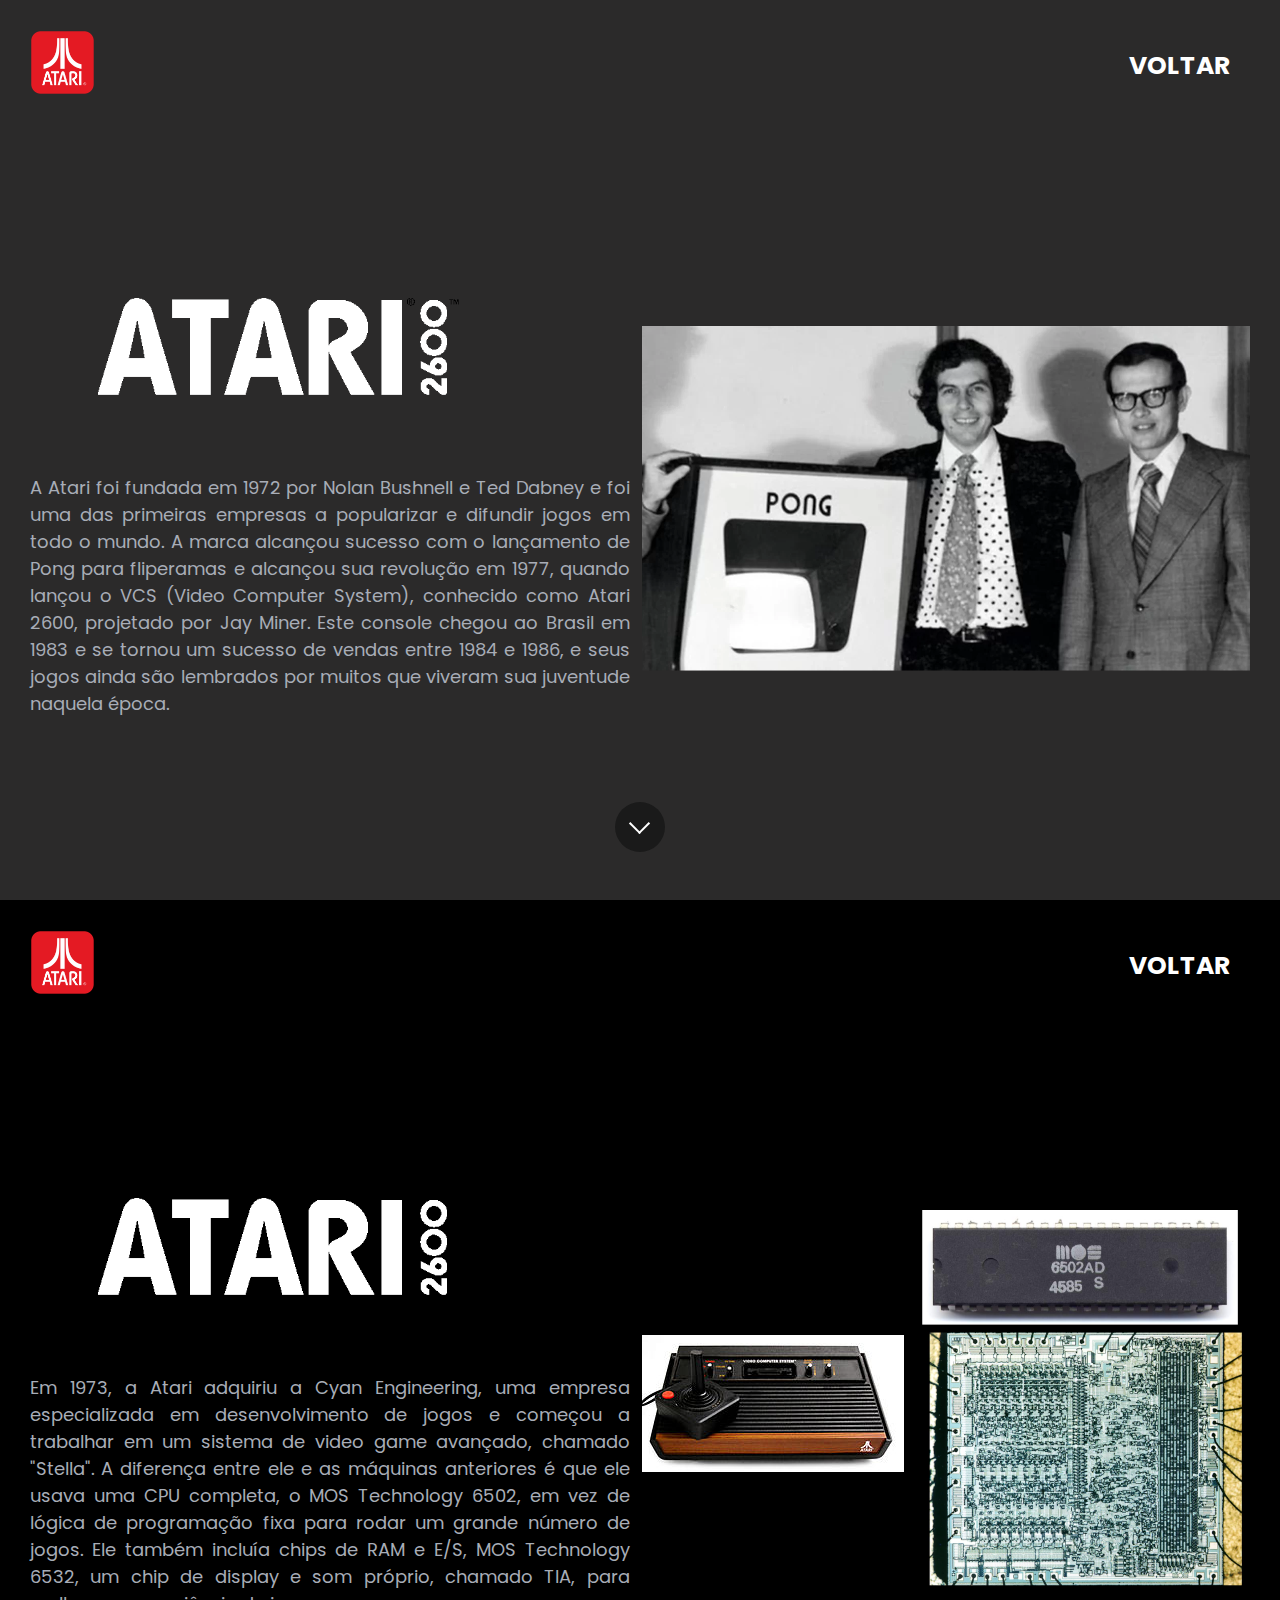
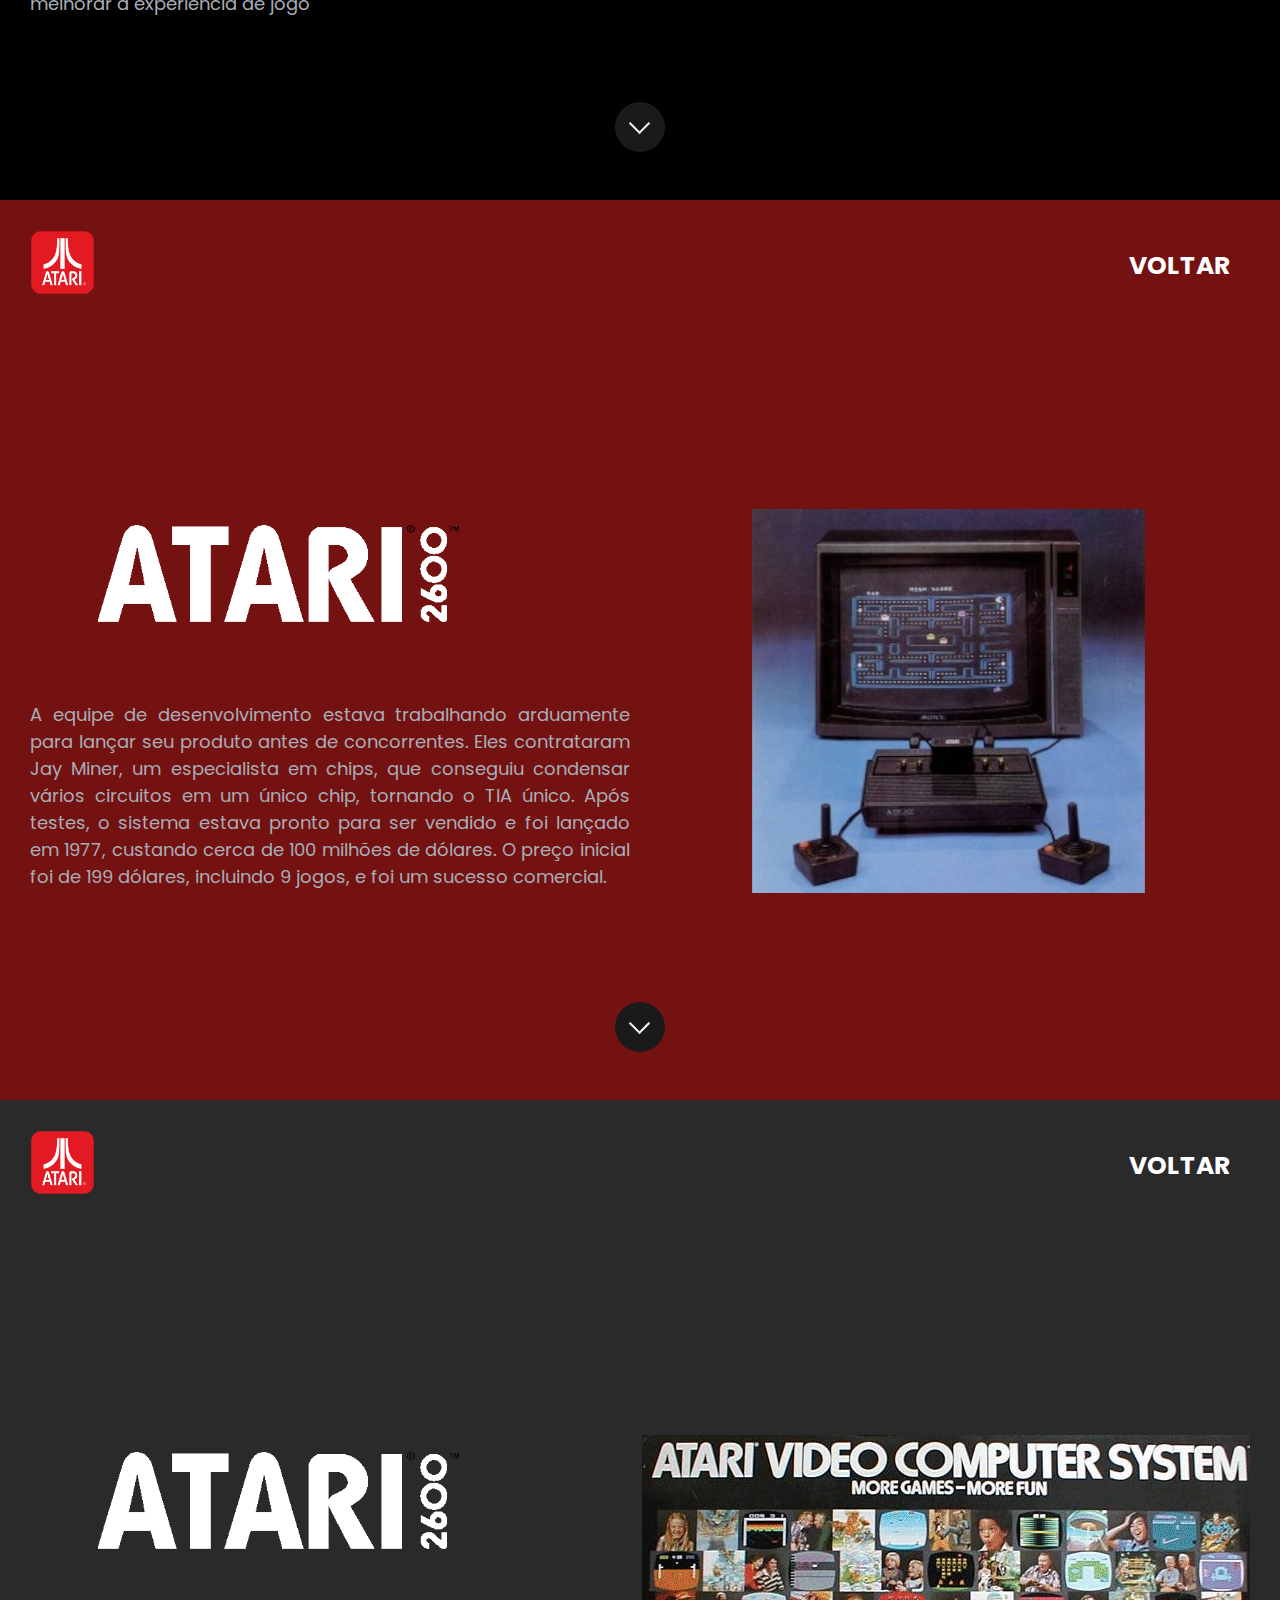
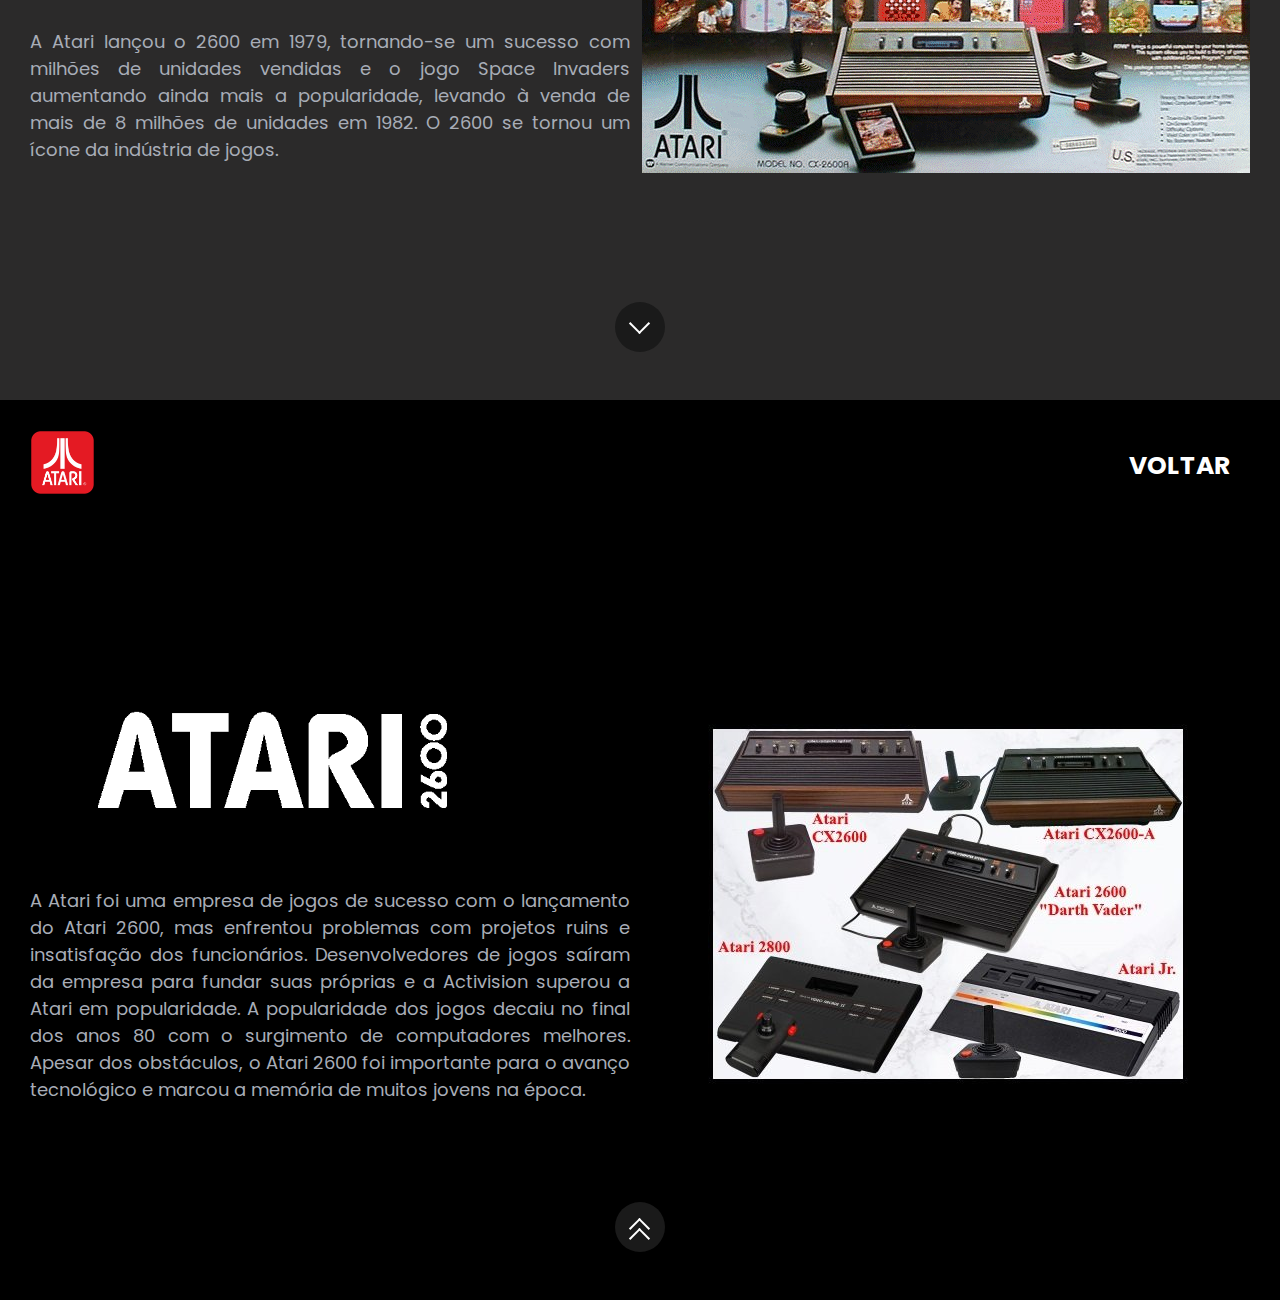
<file: hardware-mobile.html>
<!DOCTYPE html>
<html>
  <head>
    <meta charset="UTF-8" />
    <meta http-equiv="X-UA-Compatible" content="IE=edge" />
    <meta name="viewport" content="width=device-width, initial-scale=1.0" />

    <link
      rel="shortcut icon"
      href="./src/imagens/favicon.ico"
      type="image/x-icon"
    />

    <link rel="preconnect" href="https://fonts.googleapis.com" />
    <link rel="preconnect" href="https://fonts.gstatic.com" crossorigin />
    <link
      href="https://fonts.googleapis.com/css2?family=Poppins:wght@100;300;500&display=swap"
      rel="stylesheet"
    />

    <link rel="stylesheet" href="./src/css/reset.css" />
    <link rel="stylesheet" href="./src/css/estilos.css" />
    <link rel="stylesheet" href="./src/css/responsivo.css" />
    <meta charset="utf-8" />
    <title>| História | Atari 2600 |</title>
  </head>
  <body>
    <div id="secao-01" class="secao">
      <header class="cabecalho">
      <a href="/">
        <img class="logo" src="./src/imagens/logo-atari.png" alt="logo atari" />
      </a>
      <nav>
        <ul class="menu">
          <li>
            <a href="./index.html">VOLTAR</a>
          </li>
        </ul>
      </nav>
    </header>
      <span class="icone-scroll">
        <span class="scroll-next scroll"></span>
      </span>
      <main class="container">
      <div class="informacoes">
        <img
          class="imagem-titulo"
          src="./src/imagens/titulo.png"
          alt="imagem do título do filme"
        />
        <p class="descricao-historia" align="justify" id="descricao1">
          A Atari foi fundada em 1972 por Nolan Bushnell e Ted Dabney e foi uma das primeiras empresas a popularizar e difundir jogos em todo o mundo. A marca alcançou sucesso com o lançamento de Pong para fliperamas e alcançou sua revolução em 1977, quando lançou o VCS (Video Computer System), conhecido como Atari 2600, projetado por Jay Miner. Este console chegou ao Brasil em 1983 e se tornou um sucesso de vendas entre 1984 e 1986, e seus jogos ainda são lembrados por muitos que viveram sua juventude naquela época.
        </p>

      </div>
      <img class="atari" src="./src/imagens/criadores.png" alt="O fiel" />
    </div>
    <div id="secao-02" class="secao">
      <header class="cabecalho">
      <a href="/">
        <img class="logo" src="./src/imagens/logo-atari.png" alt="logo atari" />
      </a>
      <nav>
        <ul class="menu">
          <li>
            <a href="./index.html">VOLTAR</a>
          </li>
        </ul>
      </nav>
    </header>
      <span class="icone-scroll">
        <span class="scroll-next scroll"></span>
      </span>
      <main class="container">
      <div class="informacoes">
          <img
          class="imagem-titulo"
          src="./src/imagens/titulo.png"
          alt="imagem do título do filme"
        />
        <p class="descricao-historia" align="justify" id="descricao2">
          Em 1973, a Atari adquiriu a Cyan Engineering, uma empresa especializada em desenvolvimento de jogos e começou a trabalhar em um sistema de video game avançado, chamado "Stella". A diferença entre ele e as máquinas anteriores é que ele usava uma CPU completa, o MOS Technology 6502, em vez de lógica de programação fixa para rodar um grande número de jogos. Ele também incluía chips de RAM e E/S, MOS Technology 6532, um chip de display e som próprio, chamado TIA, para melhorar a experiência de jogo
        </p>

      </div>
      <img class="atari" src="./src/imagens/composicao6502.png" alt="O fiel" />
    </div>
    </div>
    <div id="secao-03" class="secao">
      <header class="cabecalho">
      <a href="/">
        <img class="logo" src="./src/imagens/logo-atari.png" alt="logo atari" />
      </a>
      <nav>
        <ul class="menu">
          <li>
            <a href="./index.html">VOLTAR</a>
          </li>
        </ul>
      </nav>
    </header>
      <span class="icone-scroll">
        <span class="scroll-next scroll"></span>
      </span>
  
      <main class="container">
      <div class="informacoes">
          <img
          class="imagem-titulo"
          src="./src/imagens/titulo.png"
          alt="imagem do título do filme"
        />
        <p class="descricao-historia" align=justify id="descricao3">
          A equipe de desenvolvimento estava trabalhando arduamente para lançar seu produto antes de concorrentes. Eles contrataram Jay Miner, um especialista em chips, que conseguiu condensar vários circuitos em um único chip, tornando o TIA único. Após testes, o sistema estava pronto para ser vendido e foi lançado em 1977, custando cerca de 100 milhões de dólares. O preço inicial foi de 199 dólares, incluindo 9 jogos, e foi um sucesso comercial.
        </p>

      </div>
      <img class="atari" src="./src/imagens/imagem2600.png" alt="O fiel" />
    </div>
    
    <div id="secao-04" class="secao">
       <header class="cabecalho">
      <a href="/">
        <img class="logo" src="./src/imagens/logo-atari.png" alt="logo atari" />
      </a>
      <nav>
        <ul class="menu">
          <li>
            <a href="./index.html">VOLTAR</a>
          </li>
        </ul>
      </nav>
    </header>
      <span class="icone-scroll">
        <span class="scroll-next scroll"></span>
      </span>
      <main class="container">
      <div class="informacoes">
          <img
          class="imagem-titulo"
          src="./src/imagens/titulo.png"
          alt="imagem do título do filme"
        />
        <p class="descricao-historia" align=justify id="descricao4">
          A Atari lançou o 2600 em 1979, tornando-se um sucesso com milhões de unidades vendidas e o jogo Space Invaders aumentando ainda mais a popularidade, levando à venda de mais de 8 milhões de unidades em 1982. O 2600 se tornou um ícone da indústria de jogos.
        </p>

      </div>
      <img class="atari" src="./src/imagens/ataricaixa.png" alt="O fiel" />

    </div>
    <div id="secao-05" class="secao">
      <header class="cabecalho">
      <a href="/">
        <img class="logo" src="./src/imagens/logo-atari.png" alt="logo atari" />
      </a>
      <nav>
        <ul class="menu">
          <li>
            <a href="./index.html">VOLTAR</a>
          </li>
        </ul>
      </nav>
    </header>
      <span class="icone-scroll">
        <span class="scroll-top scroll"></span>
        <span class="scroll-top scroll"></span>
      </span>
      <main class="container">
      <div class="informacoes">
          <img
          class="imagem-titulo"
          src="./src/imagens/titulo.png"
          alt="imagem do título do filme"
        />
        <p class="descricao-historia" align=justify id="descricao5">
          A Atari foi uma empresa de jogos de sucesso com o lançamento do Atari 2600, mas enfrentou problemas com projetos ruins e insatisfação dos funcionários. Desenvolvedores de jogos saíram da empresa para fundar suas próprias e a Activision superou a Atari em popularidade. A popularidade dos jogos decaiu no final dos anos 80 com o surgimento de computadores melhores. Apesar dos obstáculos, o Atari 2600 foi importante para o avanço tecnológico e marcou a memória de muitos jovens na época.
        </p>

      </div>
      <img class="atari" src="./src/imagens/alllinhas.png" alt="O fiel" />
   
    </div>
  </body>
  <script src="https://code.jquery.com/jquery-3.1.1.min.js"></script>
  <script>
   
    var _AlturaDocumento = $(window).height(); //pega altura da janela

    function AlturaSecao() {
      $('.secao').height(_AlturaDocumento); //atribui o valor da variável a todas as divs com a classe secao
    }

    function ScrollSecao() {
      console.log('entrou');
      var body = $('html, body');
      if ($(this).parent('.secao').is('#secao-01')) {
        //verifica se está na primeira seção e rola para a segunda
        body.animate({ scrollTop: _AlturaDocumento }, '500');
      } else if ($(this).parent('.secao').is('#secao-02')) {
        //verifica se está na segunda seção e rola para a terceira
        body.animate({ scrollTop: _AlturaDocumento * 2 }, '500');
      } else if ($(this).parent('.secao').is('#secao-03')) {
        //verifica se está na terceira seção e rola para a quarta
        body.animate({ scrollTop: _AlturaDocumento * 3 }, '500');
      } else if ($(this).parent('.secao').is('#secao-04')){
        //verifica se está na terceira seção e rola para a quinta
        body.animate({ scrollTop: _AlturaDocumento * 4 }, '500');
      }else {
        //rola para o início da página
        body.animate({ scrollTop: 0}, '500');
      }
    }
    $('.icone-scroll').click(ScrollSecao); //chama a função na ação de click no ícone

    $(AlturaSecao); //chama a função só depois que o documento estiver completamente carregado
  </script>
</html>
</file>
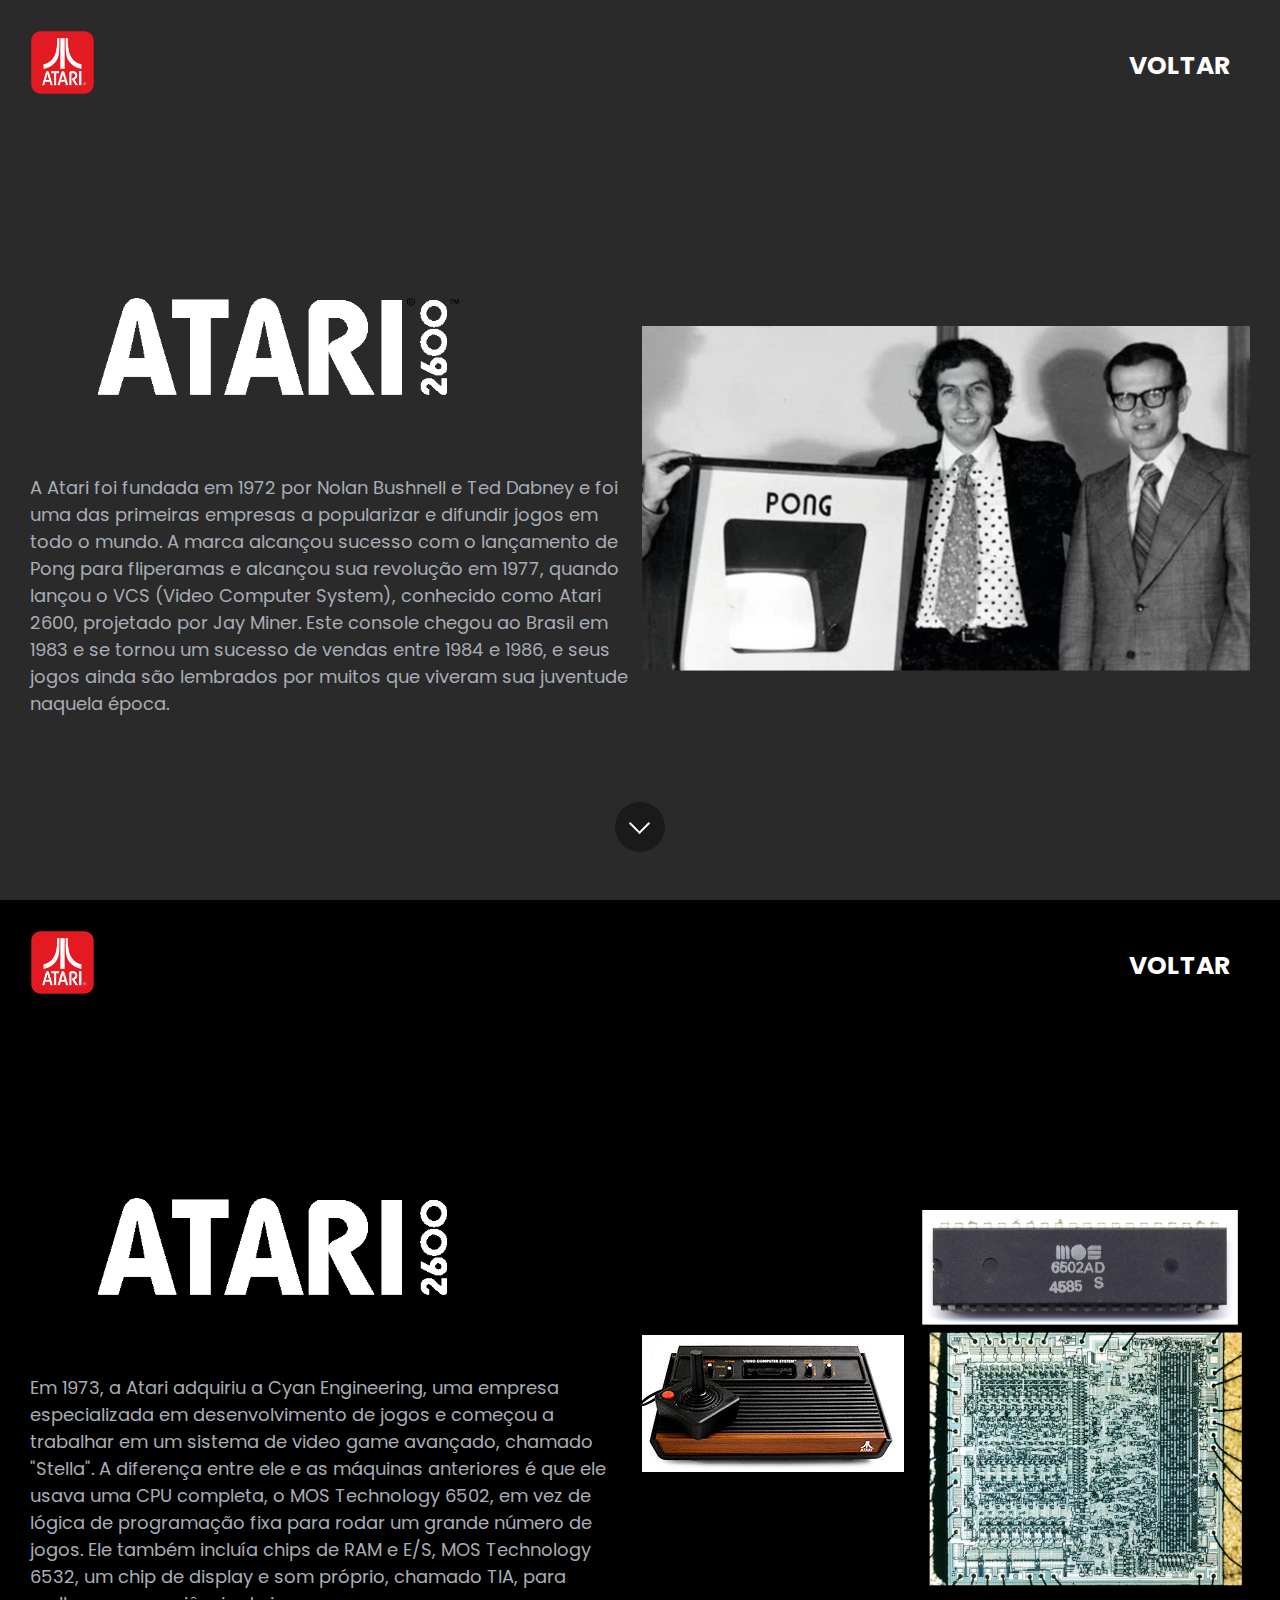
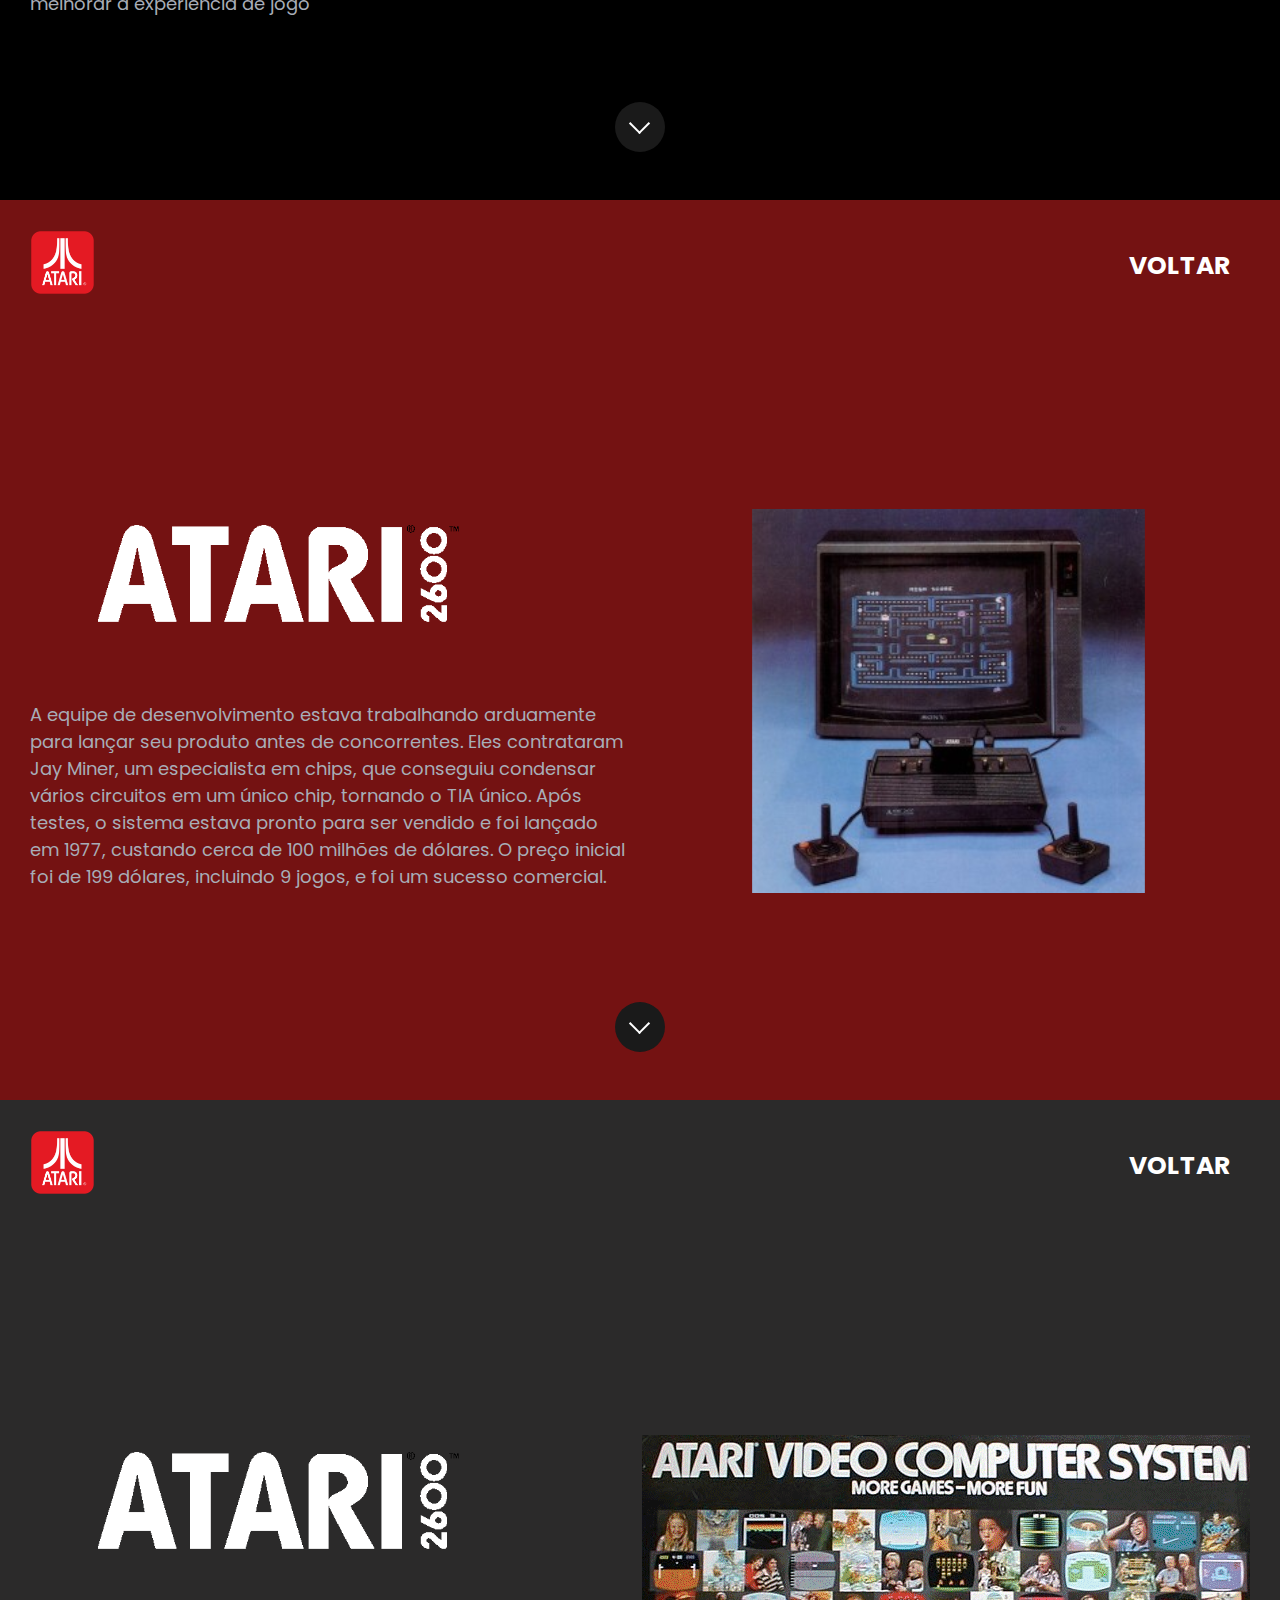
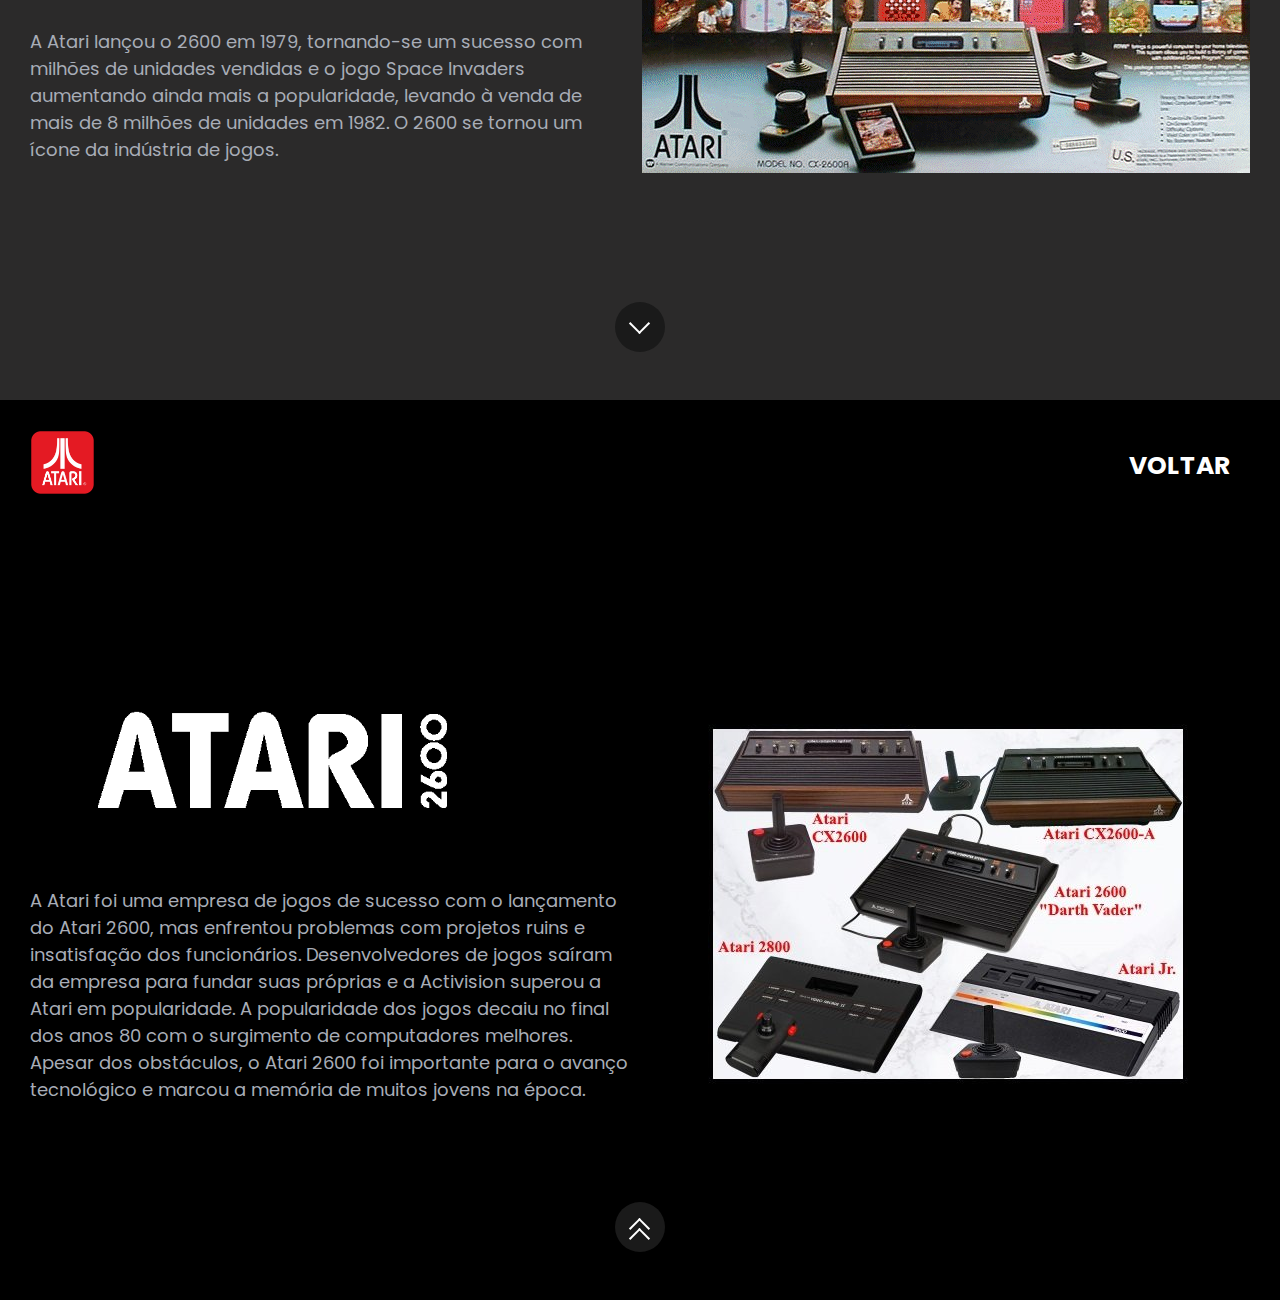
<file: hardware.html>
<!DOCTYPE html>
<html>
  <head>
    <meta charset="UTF-8" />
    <meta http-equiv="X-UA-Compatible" content="IE=edge" />
    <meta name="viewport" content="width=device-width, initial-scale=1.0" />

    <link
      rel="shortcut icon"
      href="./src/imagens/favicon.ico"
      type="image/x-icon"
    />

    <link rel="preconnect" href="https://fonts.googleapis.com" />
    <link rel="preconnect" href="https://fonts.gstatic.com" crossorigin />
    <link
      href="https://fonts.googleapis.com/css2?family=Poppins:wght@100;300;500&display=swap"
      rel="stylesheet"
    />

    <link rel="stylesheet" href="./src/css/reset.css" />
    <link rel="stylesheet" href="./src/css/estilos.css" />
    <link rel="stylesheet" href="./src/css/responsivo.css" />
    <meta charset="utf-8" />
    <title>| História | Atari 2600 |</title>
  </head>
  <body>
    <div id="secao-01" class="secao">
      <header class="cabecalho">
      <a href="/">
        <img class="logo" src="./src/imagens/logo-atari.png" alt="logo atari" />
      </a>
      <nav>
        <ul class="menu">
          <li>
            <a href="./index.html">VOLTAR</a>
          </li>
        </ul>
      </nav>
    </header>
      <span class="icone-scroll">
        <span class="scroll-next scroll"></span>
      </span>
      <main class="container">
      <div class="informacoes">
        <img
          class="imagem-titulo"
          src="./src/imagens/titulo.png"
          alt="imagem do título do filme"
        />
        <p class="descricao-historia">
          A Atari foi fundada em 1972 por Nolan Bushnell e Ted Dabney e foi uma das primeiras empresas a popularizar e difundir jogos em todo o mundo. A marca alcançou sucesso com o lançamento de Pong para fliperamas e alcançou sua revolução em 1977, quando lançou o VCS (Video Computer System), conhecido como Atari 2600, projetado por Jay Miner. Este console chegou ao Brasil em 1983 e se tornou um sucesso de vendas entre 1984 e 1986, e seus jogos ainda são lembrados por muitos que viveram sua juventude naquela época.
        </p>

      </div>
      <img class="atari" src="./src/imagens/criadores.png" alt="O fiel" />
    </div>
    <div id="secao-02" class="secao">
      <header class="cabecalho">
      <a href="/">
        <img class="logo" src="./src/imagens/logo-atari.png" alt="logo atari" />
      </a>
      <nav>
        <ul class="menu">
          <li>
            <a href="./index.html">VOLTAR</a>
          </li>
        </ul>
      </nav>
    </header>
      <span class="icone-scroll">
        <span class="scroll-next scroll"></span>
      </span>
      <main class="container">
      <div class="informacoes">
          <img
          class="imagem-titulo"
          src="./src/imagens/titulo.png"
          alt="imagem do título do filme"
        />
        <p class="descricao-historia">
          Em 1973, a Atari adquiriu a Cyan Engineering, uma empresa especializada em desenvolvimento de jogos e começou a trabalhar em um sistema de video game avançado, chamado "Stella". A diferença entre ele e as máquinas anteriores é que ele usava uma CPU completa, o MOS Technology 6502, em vez de lógica de programação fixa para rodar um grande número de jogos. Ele também incluía chips de RAM e E/S, MOS Technology 6532, um chip de display e som próprio, chamado TIA, para melhorar a experiência de jogo
        </p>

      </div>
      <img class="atari" src="./src/imagens/composicao6502.png" alt="O fiel" />
    </div>
    </div>
    <div id="secao-03" class="secao">
      <header class="cabecalho">
      <a href="/">
        <img class="logo" src="./src/imagens/logo-atari.png" alt="logo atari" />
      </a>
      <nav>
        <ul class="menu">
          <li>
            <a href="./index.html">VOLTAR</a>
          </li>
        </ul>
      </nav>
    </header>
      <span class="icone-scroll">
        <span class="scroll-next scroll"></span>
      </span>
  
      <main class="container">
      <div class="informacoes">
          <img
          class="imagem-titulo"
          src="./src/imagens/titulo.png"
          alt="imagem do título do filme"
        />
        <p class="descricao-historia">
          A equipe de desenvolvimento estava trabalhando arduamente para lançar seu produto antes de concorrentes. Eles contrataram Jay Miner, um especialista em chips, que conseguiu condensar vários circuitos em um único chip, tornando o TIA único. Após testes, o sistema estava pronto para ser vendido e foi lançado em 1977, custando cerca de 100 milhões de dólares. O preço inicial foi de 199 dólares, incluindo 9 jogos, e foi um sucesso comercial.
        </p>

      </div>
      <img class="atari" src="./src/imagens/imagem2600.png" alt="O fiel" />
    </div>
    
    <div id="secao-04" class="secao">
       <header class="cabecalho">
      <a href="/">
        <img class="logo" src="./src/imagens/logo-atari.png" alt="logo atari" />
      </a>
      <nav>
        <ul class="menu">
          <li>
            <a href="./index.html">VOLTAR</a>
          </li>
        </ul>
      </nav>
    </header>
      <span class="icone-scroll">
        <span class="scroll-next scroll"></span>
      </span>
      <main class="container">
      <div class="informacoes">
          <img
          class="imagem-titulo"
          src="./src/imagens/titulo.png"
          alt="imagem do título do filme"
        />
        <p class="descricao-historia">
          A Atari lançou o 2600 em 1979, tornando-se um sucesso com milhões de unidades vendidas e o jogo Space Invaders aumentando ainda mais a popularidade, levando à venda de mais de 8 milhões de unidades em 1982. O 2600 se tornou um ícone da indústria de jogos.
        </p>

      </div>
      <img class="atari" src="./src/imagens/ataricaixa.png" alt="O fiel" />

    </div>
    <div id="secao-05" class="secao">
      <header class="cabecalho">
      <a href="/">
        <img class="logo" src="./src/imagens/logo-atari.png" alt="logo atari" />
      </a>
      <nav>
        <ul class="menu">
          <li>
            <a href="./index.html">VOLTAR</a>
          </li>
        </ul>
      </nav>
    </header>
      <span class="icone-scroll">
        <span class="scroll-top scroll"></span>
        <span class="scroll-top scroll"></span>
      </span>
      <main class="container">
      <div class="informacoes">
          <img
          class="imagem-titulo"
          src="./src/imagens/titulo.png"
          alt="imagem do título do filme"
        />
        <p class="descricao-historia">
          A Atari foi uma empresa de jogos de sucesso com o lançamento do Atari 2600, mas enfrentou problemas com projetos ruins e insatisfação dos funcionários. Desenvolvedores de jogos saíram da empresa para fundar suas próprias e a Activision superou a Atari em popularidade. A popularidade dos jogos decaiu no final dos anos 80 com o surgimento de computadores melhores. Apesar dos obstáculos, o Atari 2600 foi importante para o avanço tecnológico e marcou a memória de muitos jovens na época.
        </p>

      </div>
      <img class="atari" src="./src/imagens/alllinhas.png" alt="O fiel" />
   
    </div>
  </body>
  <script src="https://code.jquery.com/jquery-3.1.1.min.js"></script>
  <script>
   
    var _AlturaDocumento = $(window).height(); //pega altura da janela

    function AlturaSecao() {
      $('.secao').height(_AlturaDocumento); //atribui o valor da variável a todas as divs com a classe secao
    }

    function ScrollSecao() {
      console.log('entrou');
      var body = $('html, body');
      if ($(this).parent('.secao').is('#secao-01')) {
        //verifica se está na primeira seção e rola para a segunda
        body.animate({ scrollTop: _AlturaDocumento }, '500');
      } else if ($(this).parent('.secao').is('#secao-02')) {
        //verifica se está na segunda seção e rola para a terceira
        body.animate({ scrollTop: _AlturaDocumento * 2 }, '500');
      } else if ($(this).parent('.secao').is('#secao-03')) {
        //verifica se está na terceira seção e rola para a quarta
        body.animate({ scrollTop: _AlturaDocumento * 3 }, '500');
      } else if ($(this).parent('.secao').is('#secao-04')){
        //verifica se está na terceira seção e rola para a quinta
        body.animate({ scrollTop: _AlturaDocumento * 4 }, '500');
      }else {
        //rola para o início da página
        body.animate({ scrollTop: 0}, '500');
      }
    }
    $('.icone-scroll').click(ScrollSecao); //chama a função na ação de click no ícone

    $(AlturaSecao); //chama a função só depois que o documento estiver completamente carregado
  </script>
</html>
</file>
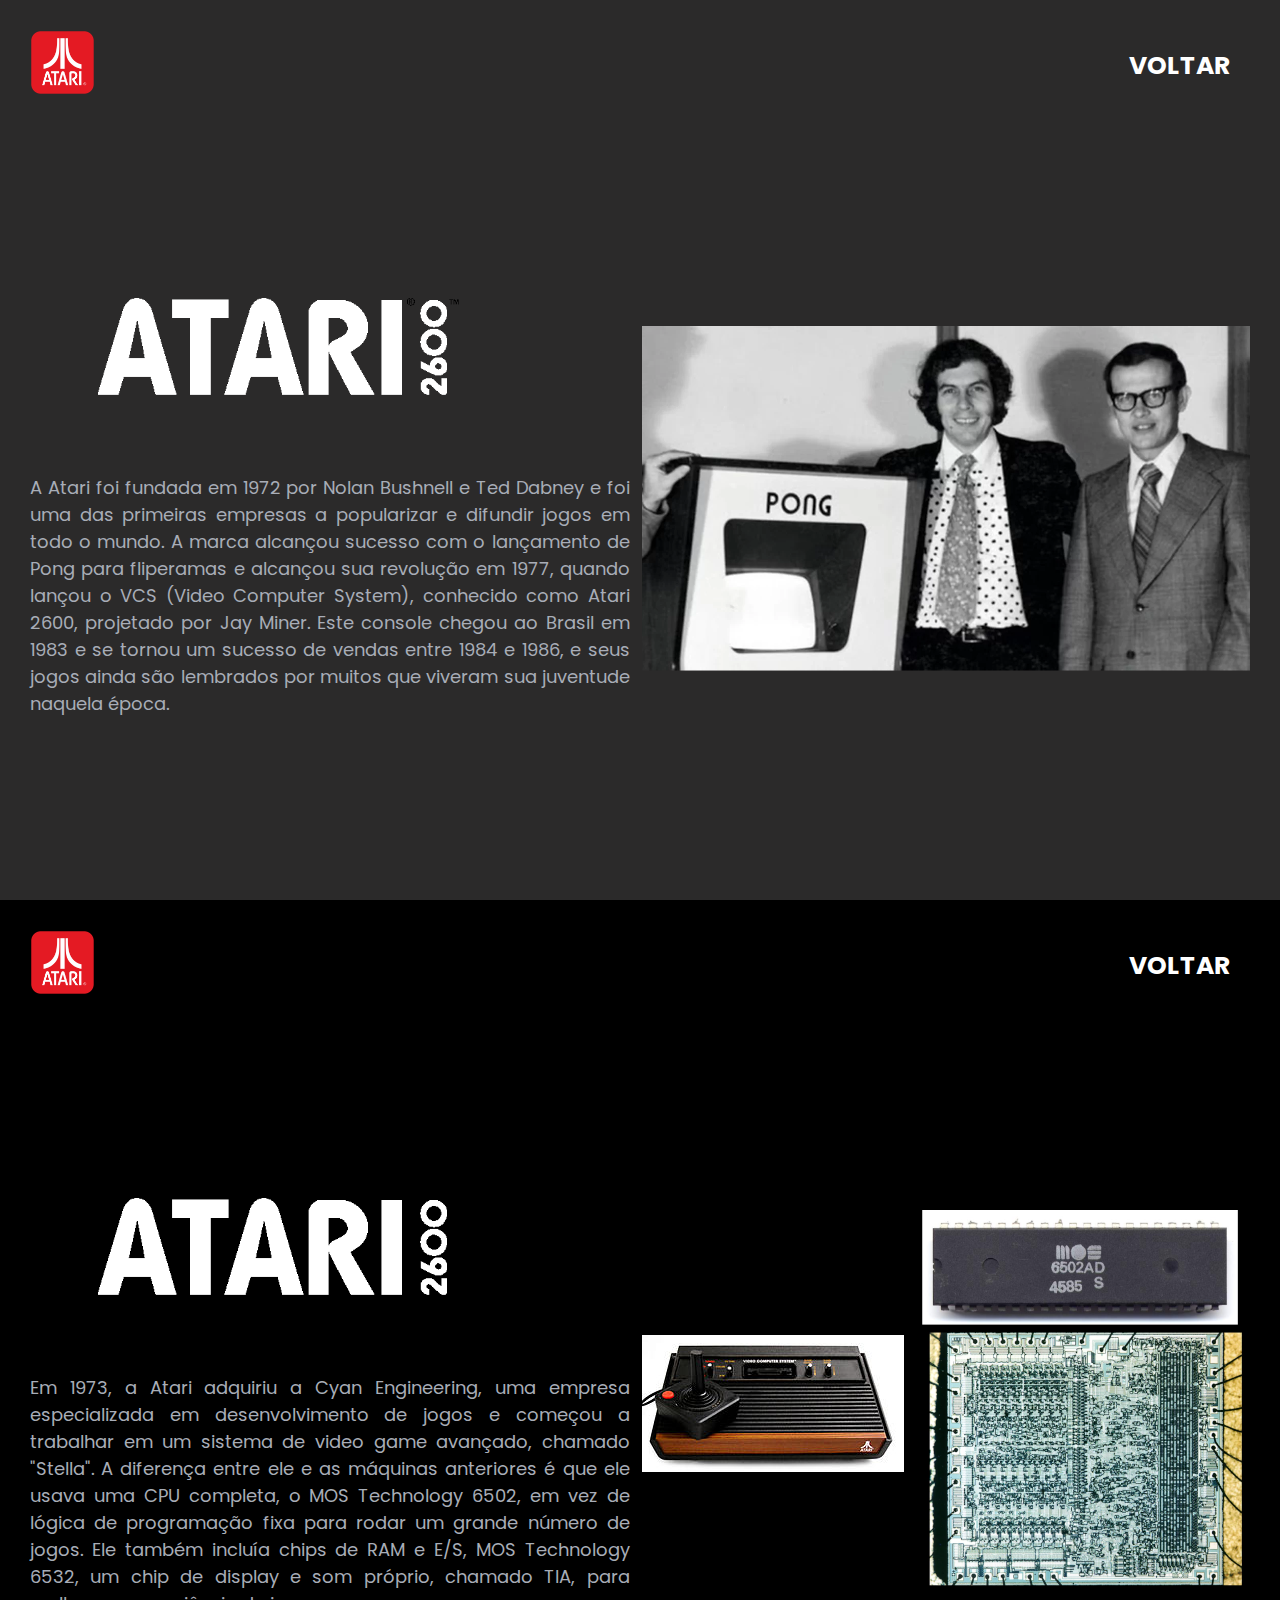
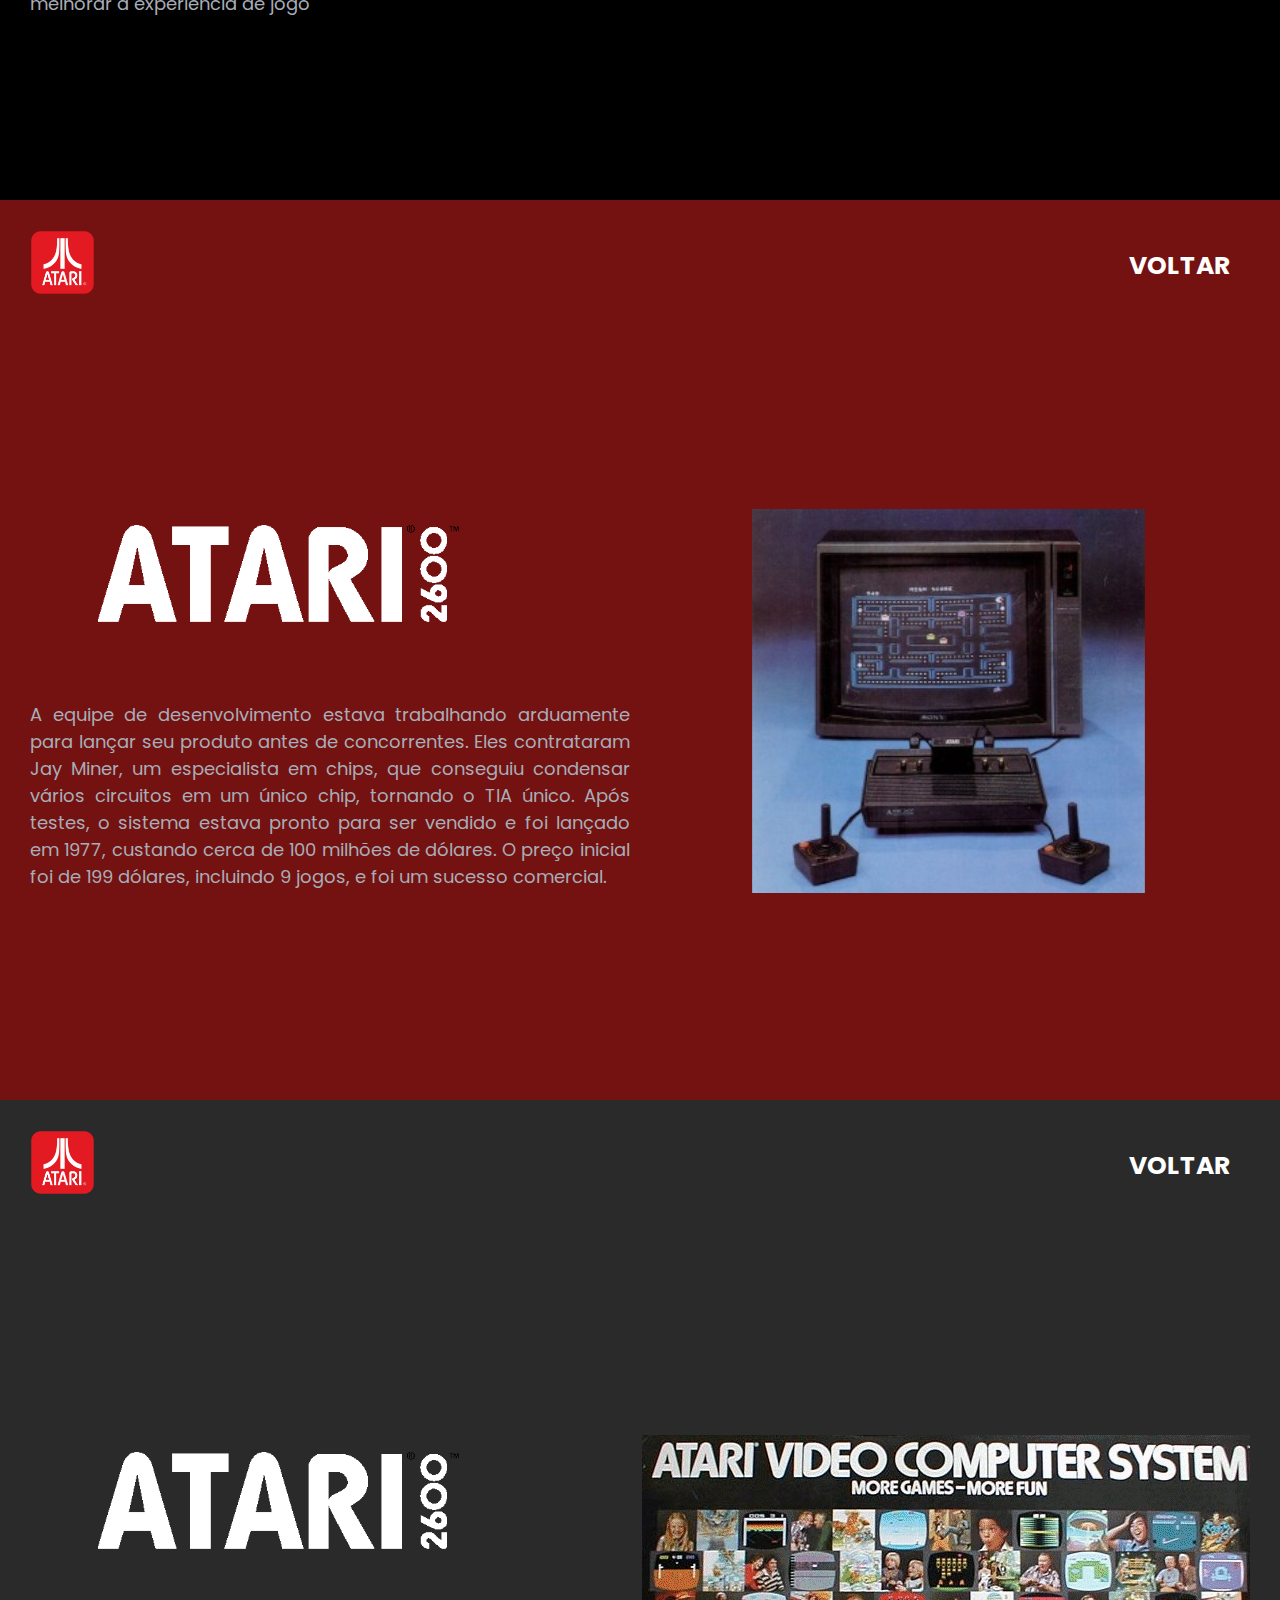
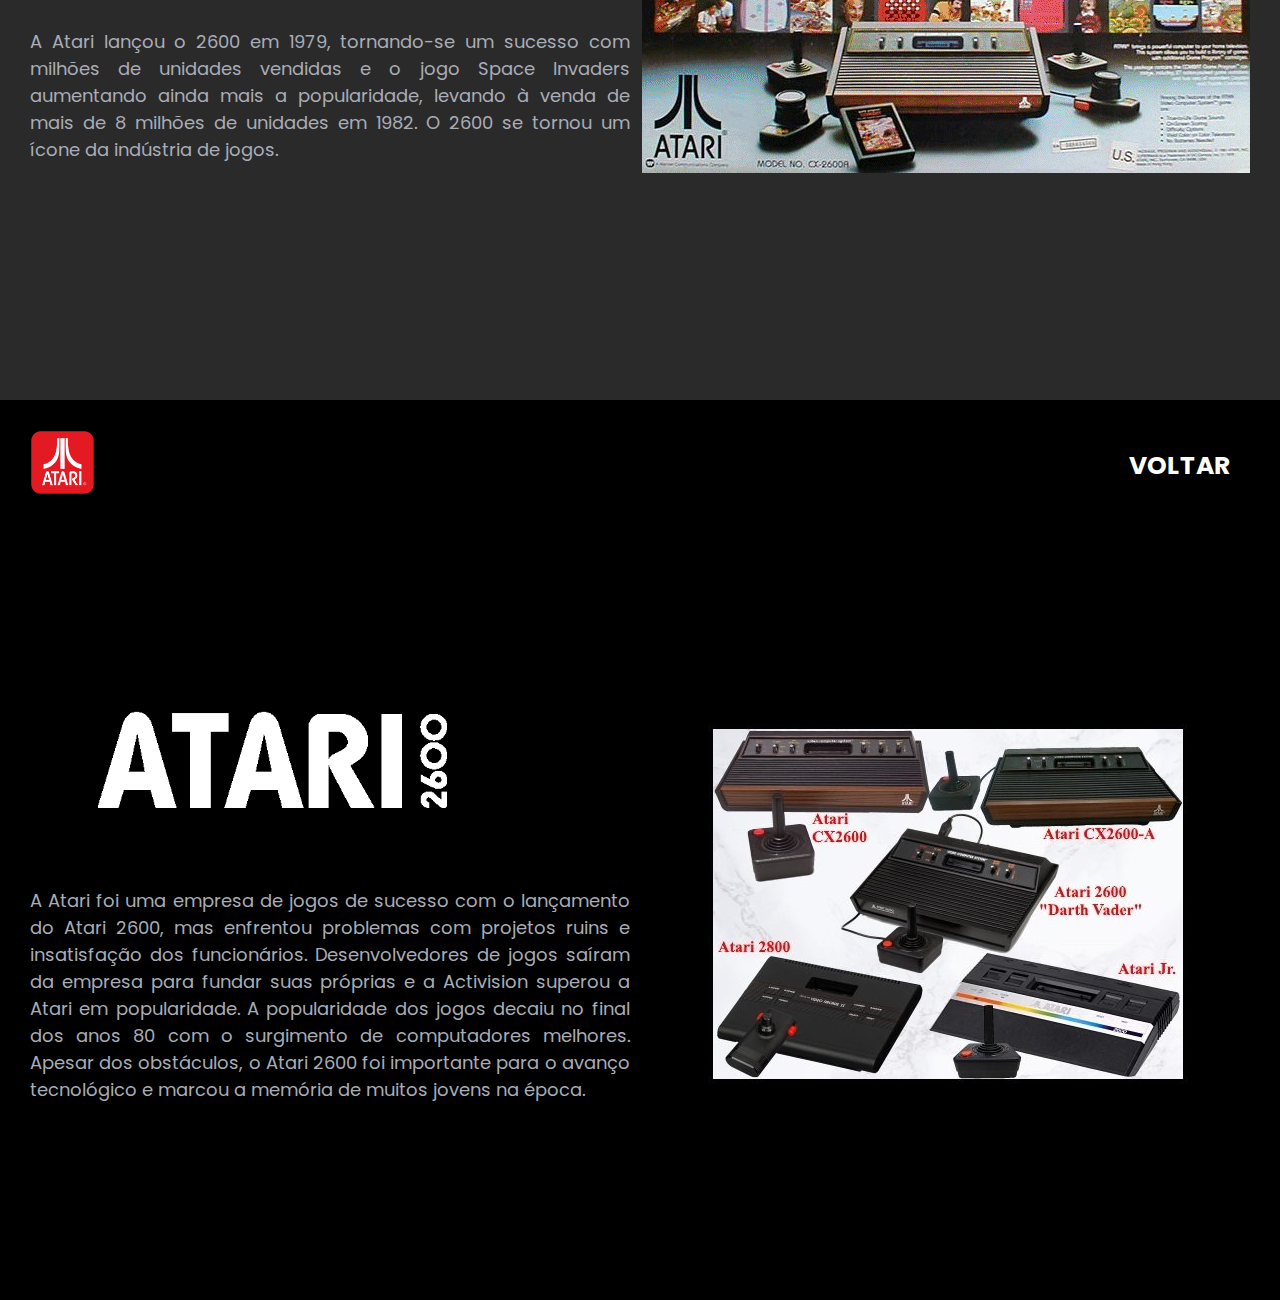
<file: historia-mobile.html>
<!DOCTYPE html>
<html>
  <head>
    <meta charset="UTF-8" />
    <meta http-equiv="X-UA-Compatible" content="IE=edge" />
    <meta name="viewport" content="width=device-width, initial-scale=1.0" />

    <link
      rel="shortcut icon"
      href="./src/imagens/favicon.ico"
      type="image/x-icon"
    />

    <link rel="preconnect" href="https://fonts.googleapis.com" />
    <link rel="preconnect" href="https://fonts.gstatic.com" crossorigin />
    <link
      href="https://fonts.googleapis.com/css2?family=Poppins:wght@100;300;500&display=swap"
      rel="stylesheet"
    />

    <link rel="stylesheet" href="./src/css/reset.css" />
    <link rel="stylesheet" href="./src/css/estilos.css" />
    <link rel="stylesheet" href="./src/css/responsivo.css" />
    <meta charset="utf-8" />
    <title>| História | Atari 2600 |</title>
  </head>
  <body>
    <div id="secao-01" class="secao">
      <header class="cabecalho">
      <a href="/">
        <img class="logo" src="./src/imagens/logo-atari.png" alt="logo atari" />
      </a>
      <nav>
        <ul class="menu">
          <li>
            <a href="./index.html">VOLTAR</a>
          </li>
        </ul>
      </nav>
    </header>
      <main class="container">
      <div class="informacoes">
        <img
          class="imagem-titulo"
          src="./src/imagens/titulo.png"
          alt="imagem do título do filme"
        />
        <p class="descricao-historia" align="justify" id="descricao1">
          A Atari foi fundada em 1972 por Nolan Bushnell e Ted Dabney e foi uma das primeiras empresas a popularizar e difundir jogos em todo o mundo. A marca alcançou sucesso com o lançamento de Pong para fliperamas e alcançou sua revolução em 1977, quando lançou o VCS (Video Computer System), conhecido como Atari 2600, projetado por Jay Miner. Este console chegou ao Brasil em 1983 e se tornou um sucesso de vendas entre 1984 e 1986, e seus jogos ainda são lembrados por muitos que viveram sua juventude naquela época.
        </p>
      </div>
      <img class="atari" src="./src/imagens/criadores.png" alt="O fiel" />
    </div>
    <div id="secao-02" class="secao">
      <header class="cabecalho">
      <a href="/">
        <img class="logo" src="./src/imagens/logo-atari.png" alt="logo atari" />
      </a>
      <nav>
        <ul class="menu">
          <li>
            <a href="./index.html">VOLTAR</a>
          </li>
        </ul>
      </nav>
    </header>
      <main class="container">
      <div class="informacoes">
          <img
          class="imagem-titulo"
          src="./src/imagens/titulo.png"
          alt="imagem do título do filme"
        />
        <p class="descricao-historia" align="justify" id="descricao2">
          Em 1973, a Atari adquiriu a Cyan Engineering, uma empresa especializada em desenvolvimento de jogos e começou a trabalhar em um sistema de video game avançado, chamado "Stella". A diferença entre ele e as máquinas anteriores é que ele usava uma CPU completa, o MOS Technology 6502, em vez de lógica de programação fixa para rodar um grande número de jogos. Ele também incluía chips de RAM e E/S, MOS Technology 6532, um chip de display e som próprio, chamado TIA, para melhorar a experiência de jogo
        </p>

      </div>
      <img class="atari" src="./src/imagens/composicao6502.png" alt="O fiel" />
    </div>
    </div>
    <div id="secao-03" class="secao">
      <header class="cabecalho">
      <a href="/">
        <img class="logo" src="./src/imagens/logo-atari.png" alt="logo atari" />
      </a>
      <nav>
        <ul class="menu">
          <li>
            <a href="./index.html">VOLTAR</a>
          </li>
        </ul>
      </nav>
    </header>  
      <main class="container">
      <div class="informacoes">
          <img
          class="imagem-titulo"
          src="./src/imagens/titulo.png"
          alt="imagem do título do filme"
        />
        <p class="descricao-historia" align=justify id="descricao3">
          A equipe de desenvolvimento estava trabalhando arduamente para lançar seu produto antes de concorrentes. Eles contrataram Jay Miner, um especialista em chips, que conseguiu condensar vários circuitos em um único chip, tornando o TIA único. Após testes, o sistema estava pronto para ser vendido e foi lançado em 1977, custando cerca de 100 milhões de dólares. O preço inicial foi de 199 dólares, incluindo 9 jogos, e foi um sucesso comercial.
        </p>

      </div>
      <img class="atari" src="./src/imagens/imagem2600.png" alt="O fiel" />
    </div>
    
    <div id="secao-04" class="secao">
       <header class="cabecalho">
      <a href="/">
        <img class="logo" src="./src/imagens/logo-atari.png" alt="logo atari" />
      </a>
      <nav>
        <ul class="menu">
          <li>
            <a href="./index.html">VOLTAR</a>
          </li>
        </ul>
      </nav>
    </header>
      <main class="container">
      <div class="informacoes">
          <img
          class="imagem-titulo"
          src="./src/imagens/titulo.png"
          alt="imagem do título do filme"
        />
        <p class="descricao-historia" align=justify id="descricao4">
          A Atari lançou o 2600 em 1979, tornando-se um sucesso com milhões de unidades vendidas e o jogo Space Invaders aumentando ainda mais a popularidade, levando à venda de mais de 8 milhões de unidades em 1982. O 2600 se tornou um ícone da indústria de jogos.
        </p>

      </div>
      <img class="atari" src="./src/imagens/ataricaixa.png" alt="O fiel" />

    </div>
    <div id="secao-05" class="secao">
      <header class="cabecalho">
      <a href="/">
        <img class="logo" src="./src/imagens/logo-atari.png" alt="logo atari" />
      </a>
      <nav>
        <ul class="menu">
          <li>
            <a href="./index.html">VOLTAR</a>
          </li>
        </ul>
      </nav>
    </header>
      <main class="container">
      <div class="informacoes">
          <img
          class="imagem-titulo"
          src="./src/imagens/titulo.png"
          alt="imagem do título do filme"
        />
        <p class="descricao-historia" align=justify id="descricao5">
          A Atari foi uma empresa de jogos de sucesso com o lançamento do Atari 2600, mas enfrentou problemas com projetos ruins e insatisfação dos funcionários. Desenvolvedores de jogos saíram da empresa para fundar suas próprias e a Activision superou a Atari em popularidade. A popularidade dos jogos decaiu no final dos anos 80 com o surgimento de computadores melhores. Apesar dos obstáculos, o Atari 2600 foi importante para o avanço tecnológico e marcou a memória de muitos jovens na época.
        </p>

      </div>
      <img class="atari" src="./src/imagens/alllinhas.png" alt="O fiel" />
   
    </div>
  </body>
  <script src="https://code.jquery.com/jquery-3.1.1.min.js"></script>
  <script>
   
    var _AlturaDocumento = $(window).height(); //pega altura da janela
	var _LarguraDocumento =  $(window).width(); // pega a largura da janela
	console.log(_AlturaDocumento);
	console.log(_LarguraDocumento);
	
	if (_LarguraDocumento <= 1200){
	console.log("Direcionando para uma pagina adequada para sua tela");
	window.location.href =("./src/demo-game/index.html");
	}else{
	console.log("Tudo certo");
	}

    function AlturaSecao() {
      $('.secao').height(_AlturaDocumento); //atribui o valor da variável a todas as divs com a classe secao
    }

    function ScrollSecao() {
      console.log('entrou');
      var body = $('html, body');
      if ($(this).parent('.secao').is('#secao-01')) {
        //verifica se está na primeira seção e rola para a segunda
        body.animate({ scrollTop: _AlturaDocumento }, '900');
      } else if ($(this).parent('.secao').is('#secao-02')) {
        //verifica se está na segunda seção e rola para a terceira
        body.animate({ scrollTop: _AlturaDocumento * 2 }, '500');
      } else if ($(this).parent('.secao').is('#secao-03')) {
        //verifica se está na terceira seção e rola para a quarta
        body.animate({ scrollTop: _AlturaDocumento * 3 }, '500');
      } else if ($(this).parent('.secao').is('#secao-04')){
        //verifica se está na terceira seção e rola para a quinta
        body.animate({ scrollTop: _AlturaDocumento * 4 }, '500');
      }else {
        //rola para o início da página
        body.animate({ scrollTop: 0}, '500');
      }
    }
    $('.icone-scroll').click(ScrollSecao); //chama a função na ação de click no ícone

    $(AlturaSecao); //chama a função só depois que o documento estiver completamente carregado
  </script>
</html>
</file>
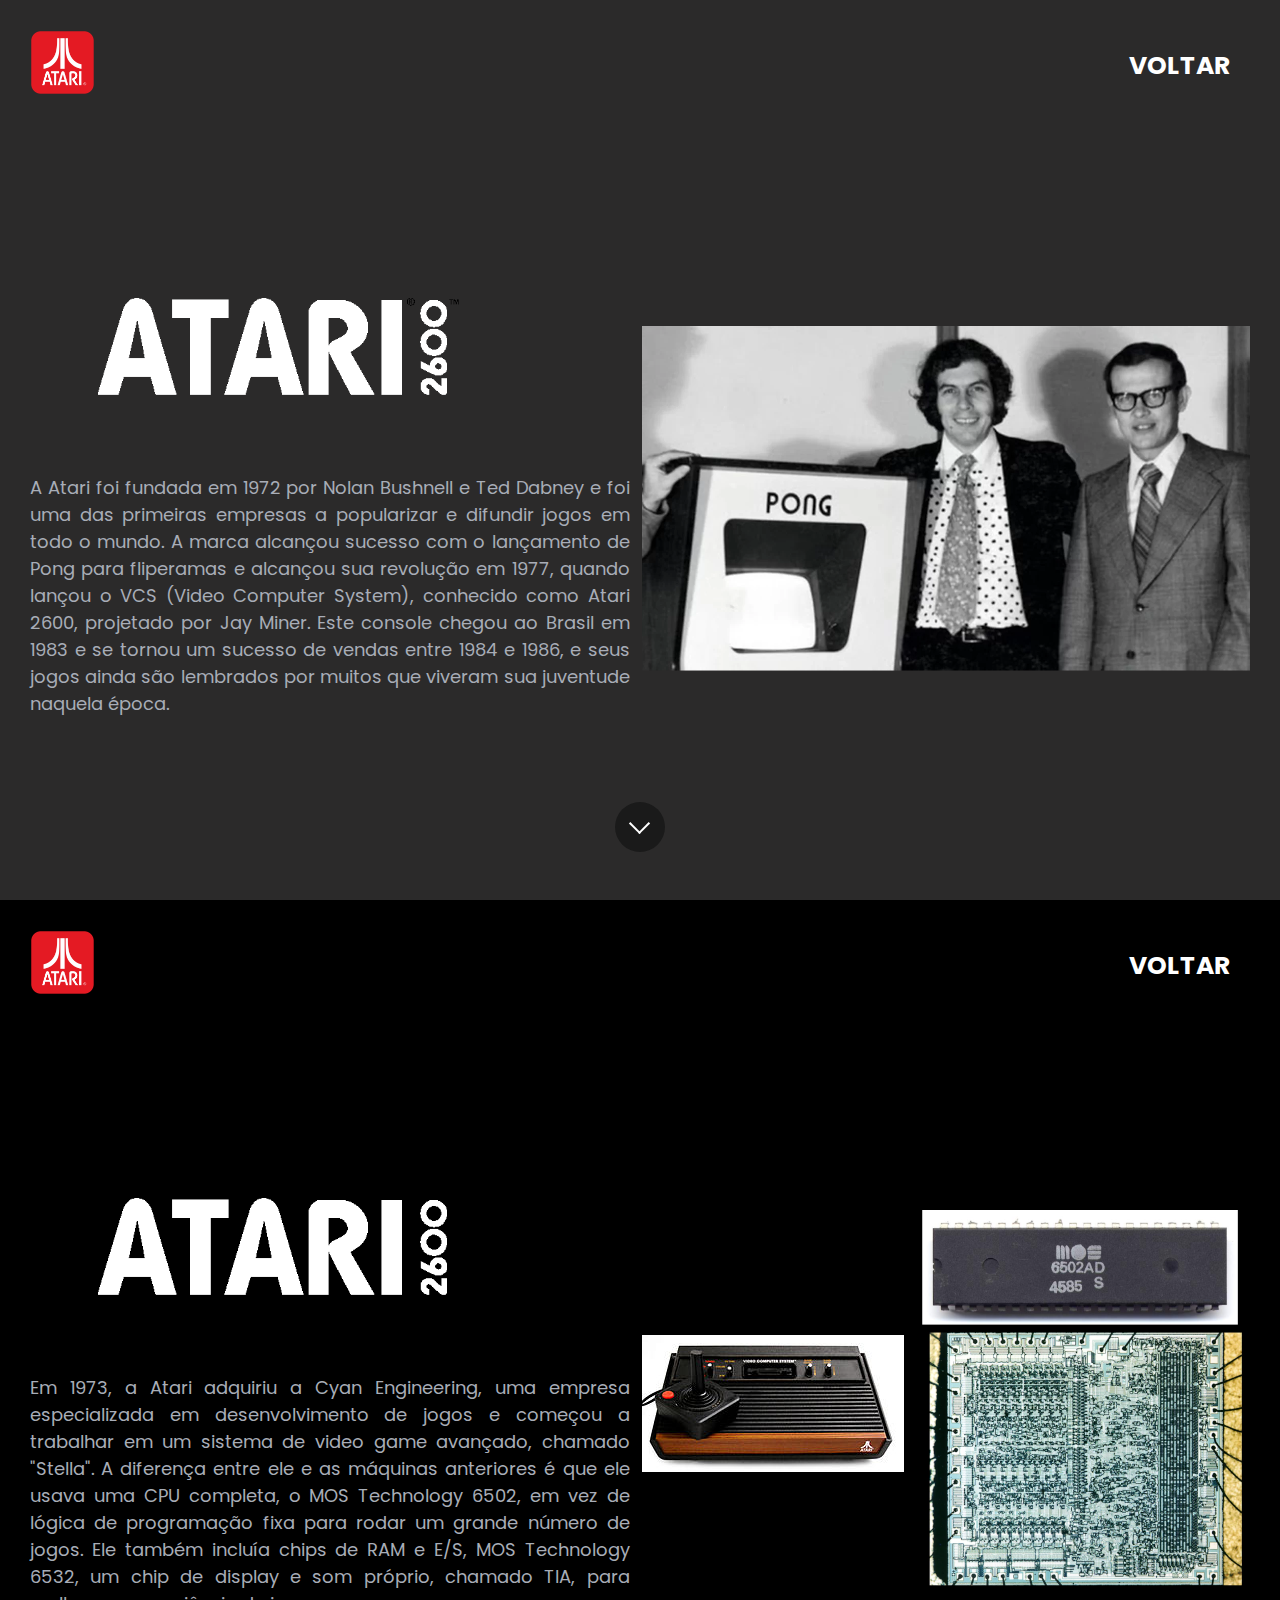
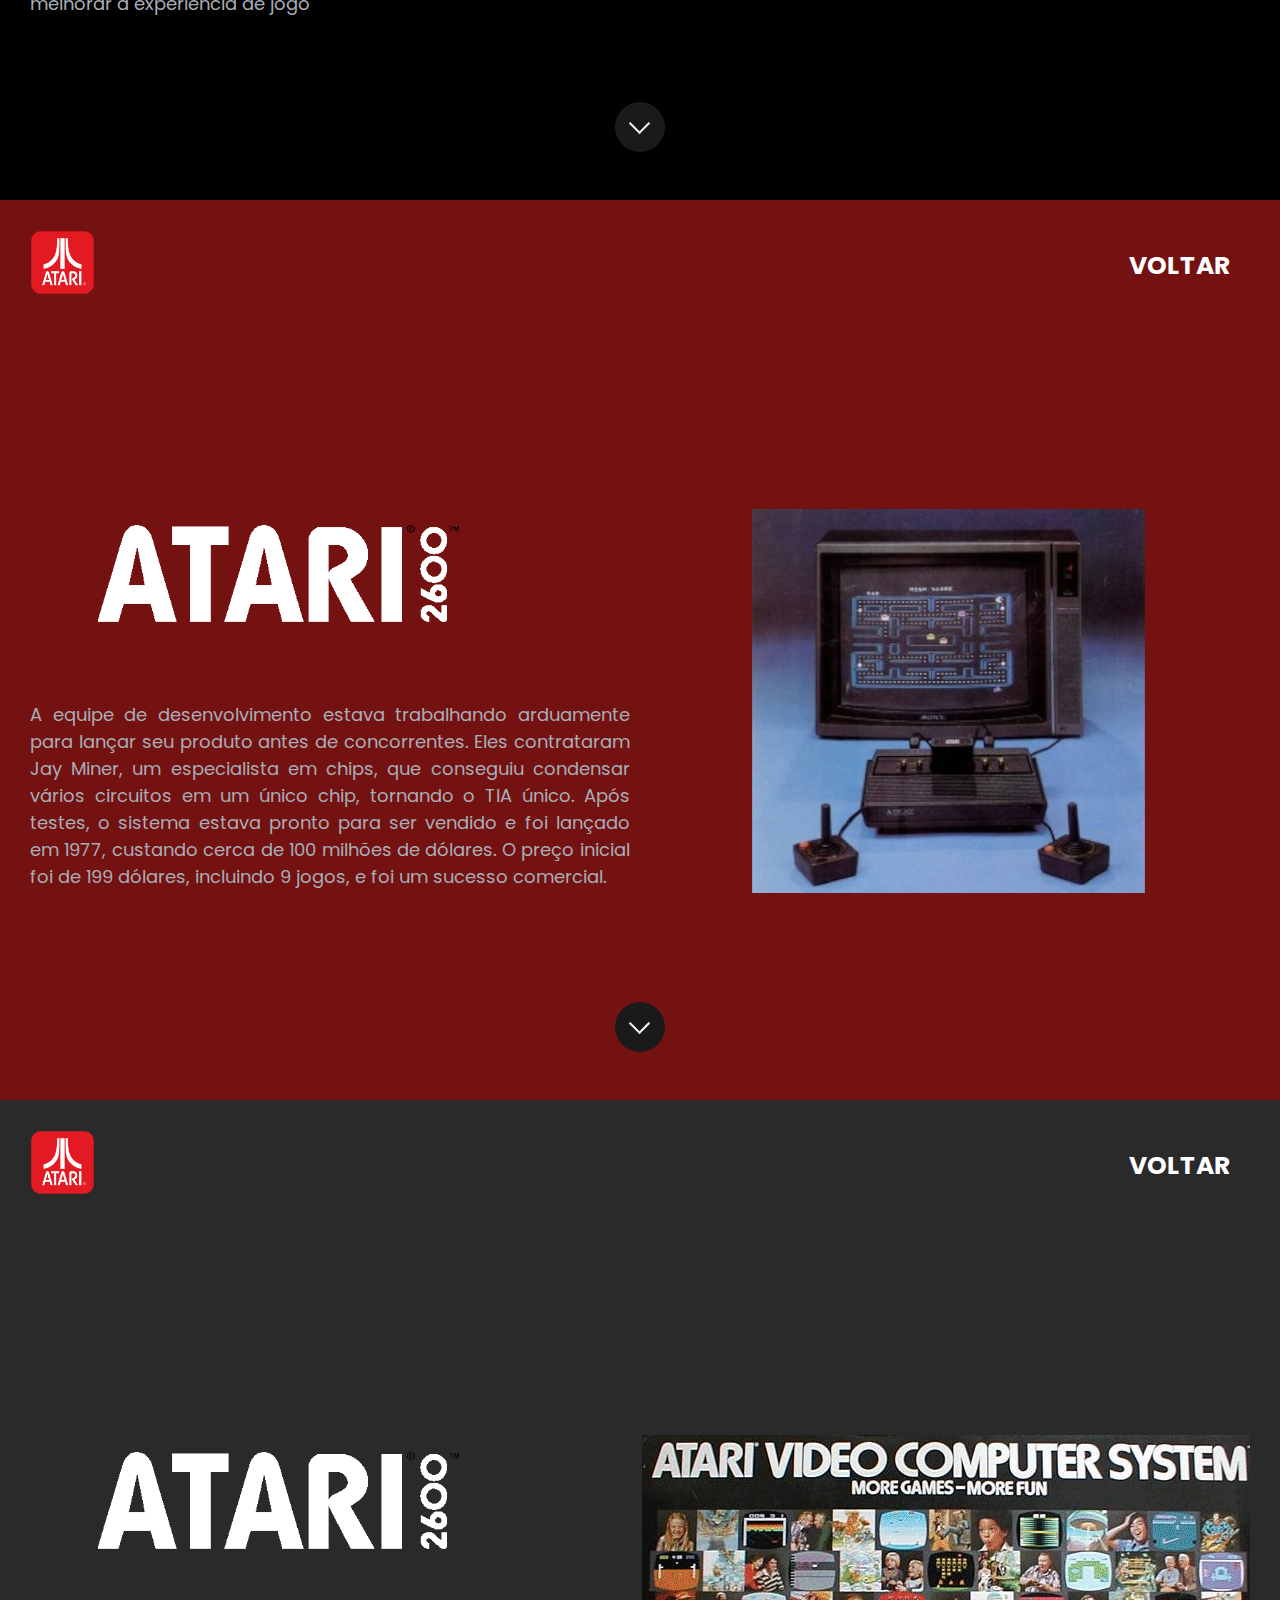
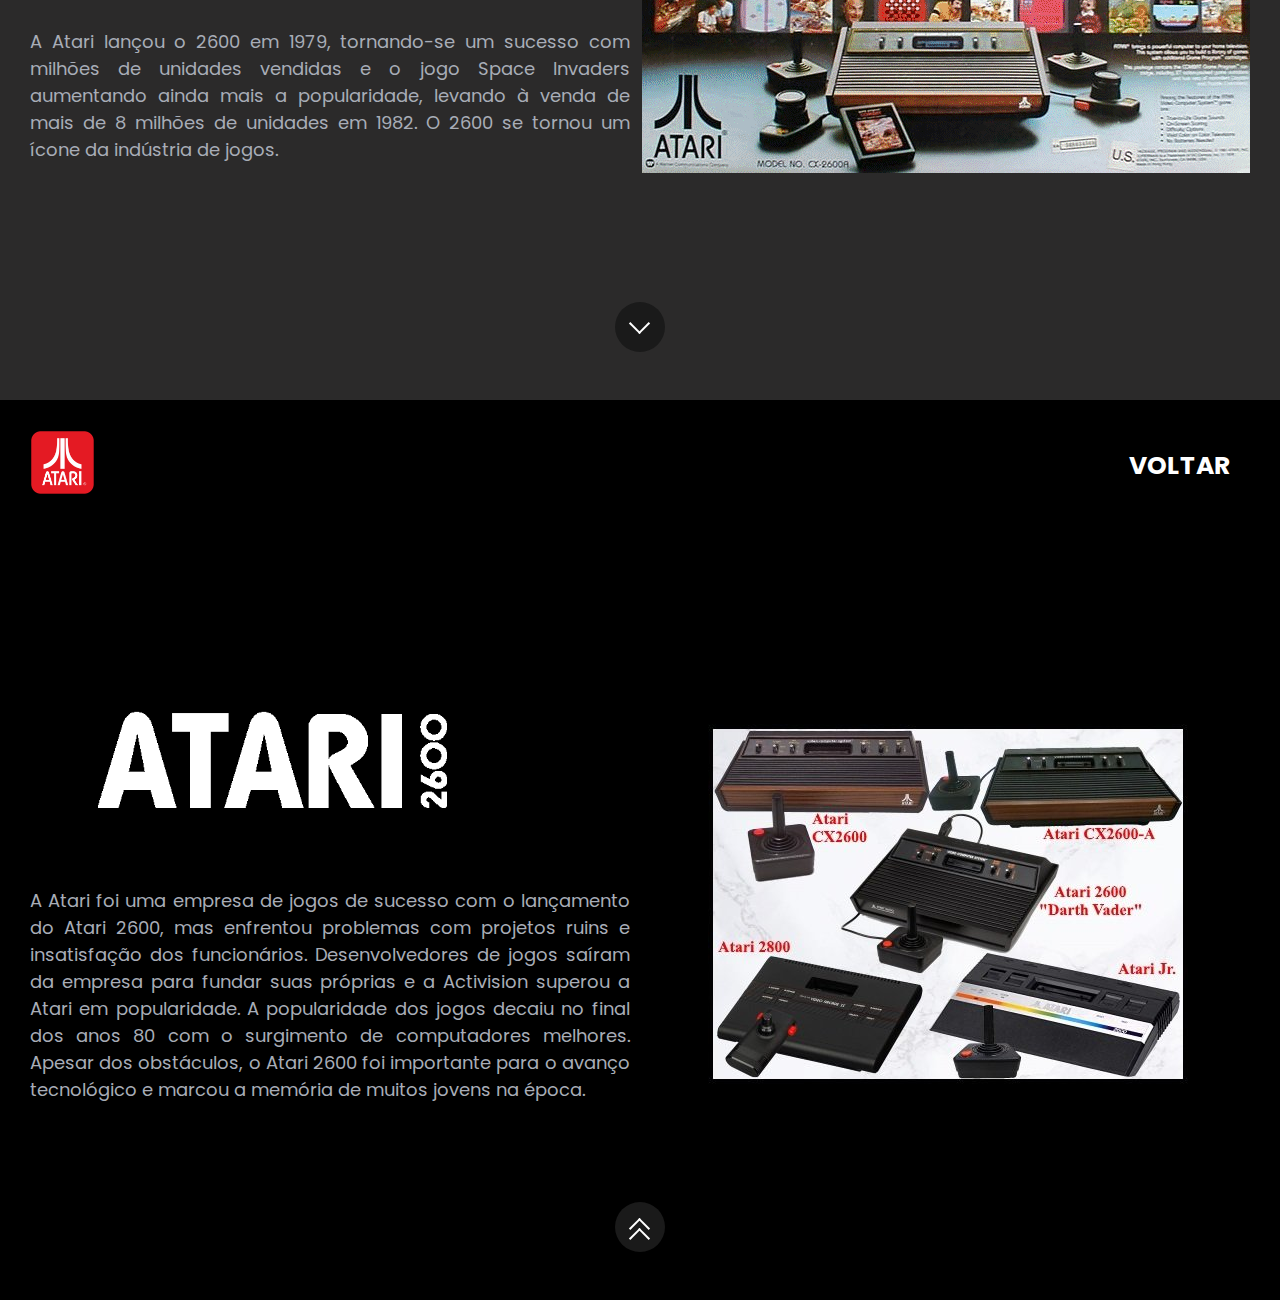
<file: historia.html>
<!DOCTYPE html>
<html>
  <head>
    <meta charset="UTF-8" />
    <meta http-equiv="X-UA-Compatible" content="IE=edge" />
    <meta name="viewport" content="width=device-width, initial-scale=1.0" />

    <link
      rel="shortcut icon"
      href="./src/imagens/favicon.ico"
      type="image/x-icon"
    />

    <link rel="preconnect" href="https://fonts.googleapis.com" />
    <link rel="preconnect" href="https://fonts.gstatic.com" crossorigin />
    <link
      href="https://fonts.googleapis.com/css2?family=Poppins:wght@100;300;500&display=swap"
      rel="stylesheet"
    />

    <link rel="stylesheet" href="./src/css/reset.css" />
    <link rel="stylesheet" href="./src/css/estilos.css" />
    <link rel="stylesheet" href="./src/css/responsivo.css" />
    <meta charset="utf-8" />
    <title>| História | Atari 2600 |</title>
  </head>
  <body>
    <div id="secao-01" class="secao">
      <header class="cabecalho">
      <a href="/">
        <img class="logo" src="./src/imagens/logo-atari.png" alt="logo atari" />
      </a>
      <nav>
        <ul class="menu">
          <li>
            <a href="./index.html">VOLTAR</a>
          </li>
        </ul>
      </nav>
    </header>
      <span class="icone-scroll">
        <span class="scroll-next scroll"></span>
      </span>
      <main class="container">
      <div class="informacoes">
        <img
          class="imagem-titulo"
          src="./src/imagens/titulo.png"
          alt="imagem do título do filme"
        />
        <p class="descricao-historia" align="justify" id="descricao1">
          A Atari foi fundada em 1972 por Nolan Bushnell e Ted Dabney e foi uma das primeiras empresas a popularizar e difundir jogos em todo o mundo. A marca alcançou sucesso com o lançamento de Pong para fliperamas e alcançou sua revolução em 1977, quando lançou o VCS (Video Computer System), conhecido como Atari 2600, projetado por Jay Miner. Este console chegou ao Brasil em 1983 e se tornou um sucesso de vendas entre 1984 e 1986, e seus jogos ainda são lembrados por muitos que viveram sua juventude naquela época.
        </p>
      </div>
      <img class="atari" src="./src/imagens/criadores.png" alt="O fiel" />
    </div>
    <div id="secao-02" class="secao">
      <header class="cabecalho">
      <a href="/">
        <img class="logo" src="./src/imagens/logo-atari.png" alt="logo atari" />
      </a>
      <nav>
        <ul class="menu">
          <li>
            <a href="./index.html">VOLTAR</a>
          </li>
        </ul>
      </nav>
    </header>
      <span class="icone-scroll">
        <span class="scroll-next scroll"></span>
      </span>
      <main class="container">
      <div class="informacoes">
          <img
          class="imagem-titulo"
          src="./src/imagens/titulo.png"
          alt="imagem do título do filme"
        />
        <p class="descricao-historia" align="justify" id="descricao2">
          Em 1973, a Atari adquiriu a Cyan Engineering, uma empresa especializada em desenvolvimento de jogos e começou a trabalhar em um sistema de video game avançado, chamado "Stella". A diferença entre ele e as máquinas anteriores é que ele usava uma CPU completa, o MOS Technology 6502, em vez de lógica de programação fixa para rodar um grande número de jogos. Ele também incluía chips de RAM e E/S, MOS Technology 6532, um chip de display e som próprio, chamado TIA, para melhorar a experiência de jogo
        </p>

      </div>
      <img class="atari" src="./src/imagens/composicao6502.png" alt="O fiel" />
    </div>
    </div>
    <div id="secao-03" class="secao">
      <header class="cabecalho">
      <a href="/">
        <img class="logo" src="./src/imagens/logo-atari.png" alt="logo atari" />
      </a>
      <nav>
        <ul class="menu">
          <li>
            <a href="./index.html">VOLTAR</a>
          </li>
        </ul>
      </nav>
    </header>
      <span class="icone-scroll">
        <span class="scroll-next scroll"></span>
      </span>
  
      <main class="container">
      <div class="informacoes">
          <img
          class="imagem-titulo"
          src="./src/imagens/titulo.png"
          alt="imagem do título do filme"
        />
        <p class="descricao-historia" align=justify id="descricao3">
          A equipe de desenvolvimento estava trabalhando arduamente para lançar seu produto antes de concorrentes. Eles contrataram Jay Miner, um especialista em chips, que conseguiu condensar vários circuitos em um único chip, tornando o TIA único. Após testes, o sistema estava pronto para ser vendido e foi lançado em 1977, custando cerca de 100 milhões de dólares. O preço inicial foi de 199 dólares, incluindo 9 jogos, e foi um sucesso comercial.
        </p>

      </div>
      <img class="atari" src="./src/imagens/imagem2600.png" alt="O fiel" />
    </div>
    
    <div id="secao-04" class="secao">
       <header class="cabecalho">
      <a href="/">
        <img class="logo" src="./src/imagens/logo-atari.png" alt="logo atari" />
      </a>
      <nav>
        <ul class="menu">
          <li>
            <a href="./index.html">VOLTAR</a>
          </li>
        </ul>
      </nav>
    </header>
      <span class="icone-scroll">
        <span class="scroll-next scroll"></span>
      </span>
      <main class="container">
      <div class="informacoes">
          <img
          class="imagem-titulo"
          src="./src/imagens/titulo.png"
          alt="imagem do título do filme"
        />
        <p class="descricao-historia" align=justify id="descricao4">
          A Atari lançou o 2600 em 1979, tornando-se um sucesso com milhões de unidades vendidas e o jogo Space Invaders aumentando ainda mais a popularidade, levando à venda de mais de 8 milhões de unidades em 1982. O 2600 se tornou um ícone da indústria de jogos.
        </p>

      </div>
      <img class="atari" src="./src/imagens/ataricaixa.png" alt="O fiel" />

    </div>
    <div id="secao-05" class="secao">
      <header class="cabecalho">
      <a href="/">
        <img class="logo" src="./src/imagens/logo-atari.png" alt="logo atari" />
      </a>
      <nav>
        <ul class="menu">
          <li>
            <a href="./index.html">VOLTAR</a>
          </li>
        </ul>
      </nav>
    </header>
      <span class="icone-scroll">
        <span class="scroll-top scroll"></span>
        <span class="scroll-top scroll"></span>
      </span>
      <main class="container">
      <div class="informacoes">
          <img
          class="imagem-titulo"
          src="./src/imagens/titulo.png"
          alt="imagem do título do filme"
        />
        <p class="descricao-historia" align=justify id="descricao5">
          A Atari foi uma empresa de jogos de sucesso com o lançamento do Atari 2600, mas enfrentou problemas com projetos ruins e insatisfação dos funcionários. Desenvolvedores de jogos saíram da empresa para fundar suas próprias e a Activision superou a Atari em popularidade. A popularidade dos jogos decaiu no final dos anos 80 com o surgimento de computadores melhores. Apesar dos obstáculos, o Atari 2600 foi importante para o avanço tecnológico e marcou a memória de muitos jovens na época.
        </p>

      </div>
      <img class="atari" src="./src/imagens/alllinhas.png" alt="O fiel" />
   
    </div>
  </body>
  <script src="https://code.jquery.com/jquery-3.1.1.min.js"></script>
  <script>
   
    var _AlturaDocumento = $(window).height(); //pega altura da janela
	var _LarguraDocumento =  $(window).width(); // pega a largura da janela
	console.log(_AlturaDocumento);
	console.log(_LarguraDocumento);
	
	if (_LarguraDocumento <= 1200){
	console.log("Direcionando para uma pagina adequada para sua tela");
	window.location.href =("./src/demo-game/index.html");
	}else{
	console.log("Tudo certo");
	}

    function AlturaSecao() {
      $('.secao').height(_AlturaDocumento); //atribui o valor da variável a todas as divs com a classe secao
    }

    function ScrollSecao() {
      console.log('entrou');
      var body = $('html, body');
      if ($(this).parent('.secao').is('#secao-01')) {
        //verifica se está na primeira seção e rola para a segunda
        body.animate({ scrollTop: _AlturaDocumento }, '500');
      } else if ($(this).parent('.secao').is('#secao-02')) {
        //verifica se está na segunda seção e rola para a terceira
        body.animate({ scrollTop: _AlturaDocumento * 2 }, '500');
      } else if ($(this).parent('.secao').is('#secao-03')) {
        //verifica se está na terceira seção e rola para a quarta
        body.animate({ scrollTop: _AlturaDocumento * 3 }, '500');
      } else if ($(this).parent('.secao').is('#secao-04')){
        //verifica se está na terceira seção e rola para a quinta
        body.animate({ scrollTop: _AlturaDocumento * 4 }, '500');
      }else {
        //rola para o início da página
        body.animate({ scrollTop: 0}, '500');
      }
    }
    $('.icone-scroll').click(ScrollSecao); //chama a função na ação de click no ícone

    $(AlturaSecao); //chama a função só depois que o documento estiver completamente carregado
  </script>
</html>
</file>
<file: src/css/estilos.css>
body {
  font-family: 'Poppins'; /* set font-family to Poppins for entire website */
  margin: 0;
  padding: 0;
}

.cabecalho {
  display: flex; /* display elements within the header as a flex container */
  justify-content: space-between; /* distribute elements evenly within the header */
  padding: 30px; /* add padding to the header */
  max-width: 1440px; /* set a maximum width for the header */
  margin: 0 auto; /* center the header horizontally */
}

.cabecalho .logo {
  width: 65px; /* set width of the logo */
}

.cabecalho .menu {
  display: flex; /* display elements within the menu as a flex container */
  align-items: center; /* align elements within the menu vertically */
  height: 100%; /* set the menu height to 100% */
}

.cabecalho nav li a {
  font-weight: bold; /* set font weight to bold */
  color: #ffffff; /* set text color to white */
  font-size: 25px; /* set font size to 25px */
  padding: 10px 20px; /* add padding to menu items */
  border-radius: 50px; /* add a border radius of 50px to menu items */
  transition: 0.2s; /* add a transition effect */
}

.cabecalho nav li a:hover {
  background: #d5011d; /* change background color on hover */
}

.container {
  max-width: 1440px; /* set a maximum width for the container */
  margin: 0 auto; /* center the container horizontally */
  display: flex; /* display elements within the container as a flex container */
  align-items: center; /* align elements within the container vertically */
  height: calc(100vh - 132px); /* set the container height */
  padding: 0 30px 30px; /* add padding to the container */
}

.container .descricao {
  color: #a8adb7; /* set text color */
  width: 85%; /* set width of the description */
  font-size: 18px; /* set font size to 18px */
  margin: 30px 0; /* add a margin of 30px at the top and bottom */
}

.descricao1::after{
	content: "TESTE123";
}


.container .descricao-historia {
  color: #a8adb7; /* set text color */
  width: 98%; /* set width of the description */
  font-size: 18px; /* set font size to 18px */
  margin: 30px 0; /* add a margin of 30px at the top and bottom */

}

.container .imagem-titulo {
  max-width: 500px; /* set maximum width for the title image */
}

.container .botao {
  background-color: #ff0021; /* set background color of the button */
  color: #ffffff; /* set text color of the button */
  padding: 15px; /* add padding to the button */
  font-size: 18px; /* set font size to 18px */
  font-weight: 700; /* set font weight to 700 */
  cursor: pointer; /* change cursor to pointer */
  border: none; /* remove border from the button */
  text-transform: uppercase; /* convert text to uppercase */
  transition: 0.7s all ease-in-out; /* add a transition effect */
}

.container .botao:hover {
  transform: scale(1.2); /* scale the button on hover */
}

.fundo-video {
  position: fixed; /* position the element as fixed */
  background-color: red; /* set the background color to red */
  width: 100vw; /* set the width to 100% of the viewport */
  height: 100vh; /* set the height to 100% of the viewport */
  z-index: -1; /* set the z-index to -1 */
  overflow: hidden; /* hide any overflow */
  top: 0; /* set top position to 0 */
  left: 0; /* set left position to 0 */
}

.fundo-video .video {
  min-width: 100vw; /* set the minimum width to 100% of the viewport */
  min-height: 100vh; /* set the minimum height to 100% of the viewport */
}

.fundo-video::after {
  content: ''; /* clear the content */
  background-color: #f6465d; /* set the background color */
  height: 100vh; /* set the height to 100% of the viewport */
  width: 100vw; /* set the width to 100% of the viewport */
  position: absolute; /* position the element as absolute */
  top: 0; /* set top position to 0 */
  left: 0; /* set left position to 0 */
  /* mostrar como fazer esse efeito aqui https://cssgradient.io/ */
  background: linear-gradient(
    90deg,
    #040203 0%,
    rgba(0, 0, 0, 0.85) 49%,
    #040203 100%
  );
}

.modal {
  background-color: rgba(52, 52, 50, 0.749); /* set the background color */
  position: fixed; /* position the element as fixed */
  width: 100vw; /* set the width to 100% of the viewport */
  height: 100vh; /* set the height to 100% of the viewport */
  top: 0; /* set top position to 0 */
  left: 0; /* set left position to 0 */
  opacity: 0; /* set the initial opacity to 0 */
  visibility: hidden; /* set the initial visibility to hidden */
}

.conteudo-modal {
  display: flex; /* display the element as a flex container */
  justify-content: center; /* center the items horizontally */
  align-items: center; /* center the items vertically */
  flex-direction: column; /* set the direction of the flex items as column */
  height: 100vh; /* set the height to 100% of the viewport */
  border-radius: 5px; /* set the border radius to 5px */
  gap: 15px; /* set the gap between flex items to 15px */
}

.fechar-modal {
  width: 40px; /* set the width to 40px */
  line-height: 40px; /* set the line height to 40px */
  text-align: center; /* center the text */
  cursor: pointer; /* change cursor to pointer */
  border-radius: 10px; /* set the border radius to 10px */
  background-color: #ffffff; /* set the background color to white */
}

.modal iframe {
  width: 640px; /* set the width to 640px */
  height: 360px; /* set the height to 360px */
  border-width: 0px; /* remove the border */
}

.aberto {
  opacity: 1; /* set the opacity to 1 */
  visibility: visible; /* set the visibility to visible */
}

.secao {
  position: relative;
}
#secao-01 {
  background-color: #2b2a2a;
}
#secao-02 {
  background-color: #000000;
}
#secao-03 {
  background-color: #741212;
}
#secao-04 {
  background-color: #2b2a2a;
}
#secao-05 {
  background-color: #000000;
}
#secao-06 {
  background-color: #741212;
}
.icone-scroll {
  position: absolute;
  bottom: 3em;
  width: 50px;
  height: 50px;
  background-color: #1a1a1a;
  border-radius: 50%;
  left: 50%;
  margin-left: -25px;
  cursor: pointer;
}
.scroll {
  width: 15px;
  height: 15px;
  border-right: 2px solid #fff;
  border-bottom: 2px solid #fff;
  display: inline-block;
  position: relative;
}
.scroll-next {
  transform: rotate(45deg);
  margin: 14px 0 0 16.5px;
}
.scroll-top {
  transform: rotate(225deg);
  margin: 19px 0 0 17px;
}
.scroll-top + .scroll-top {
  top: -15px;
  margin-top: 0;
}
</file>
<file: src/css/responsivo.css>
@media (max-width: 1200px) {
  body {
    background-color: #f44336;
  }

  .fundo-video {
    display: none;
    height: auto;
  }

  .container {
    flex-wrap: wrap;
    justify-content: center;
    gap: 30px;
    height: auto;
  }

  .container .atari {
    max-width: 50%;
  }

  .container .informacoes {
    display: flex;
    align-items: center;
    flex-direction: column;
  }

  .container .imagem-titulo {
    max-width: 75%;
  }

  .container .descricao {
    color: #ffffff;
    text-align: center;
  }

  .container .botao-trailer {
    background-color: #263238;
  }
}

@media (max-width: 500px) {
  .cabecalho {
    flex-wrap: wrap;
    justify-content: center;
    gap: 10px;
  }

  .container .imagem-titulo {
    max-width: 75%;
  }

  .modal .fechar-modal {
    width: 30px;
    line-height: 30px;
  }

  .modal #video {
    width: 600px;
    height: 369px;
  }
}

@media (max-width: 376px) {
  .modal #video {
    width: 350px;
    height: 540px;
  }
}
</file>
